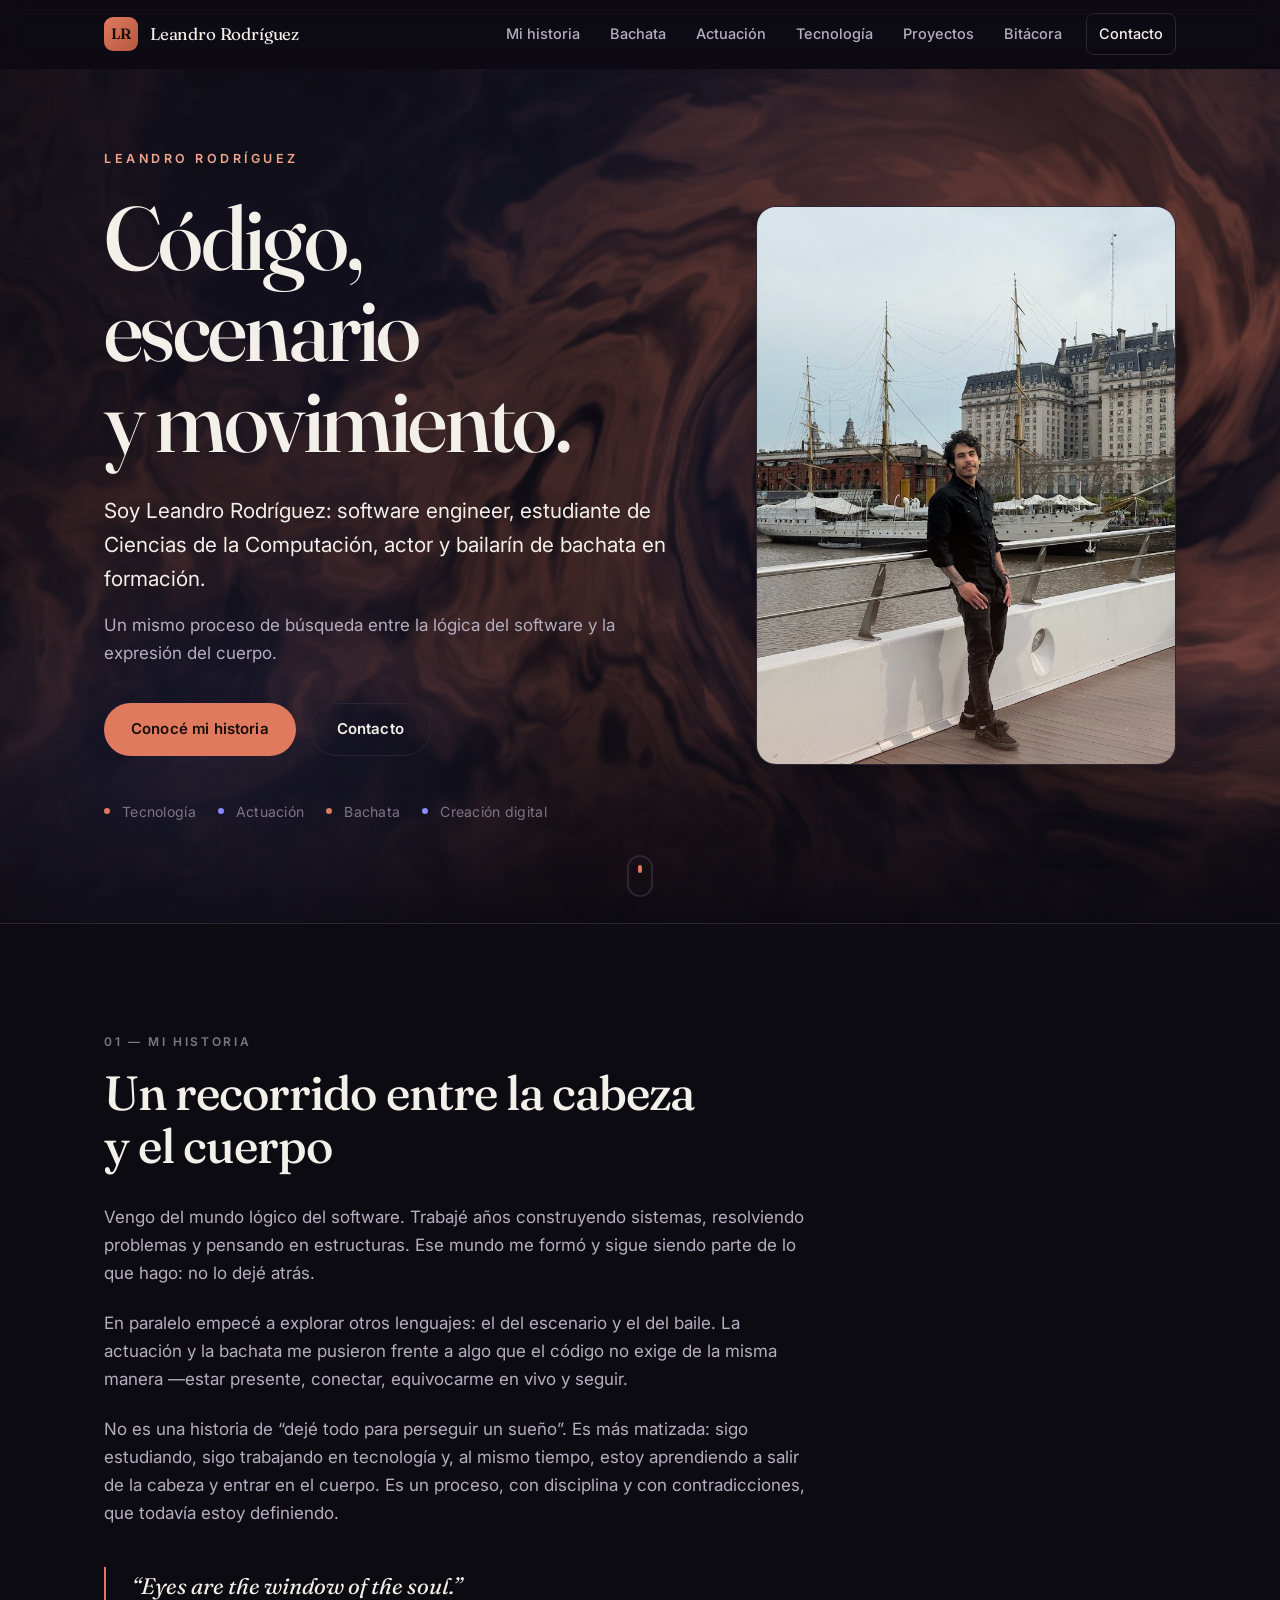
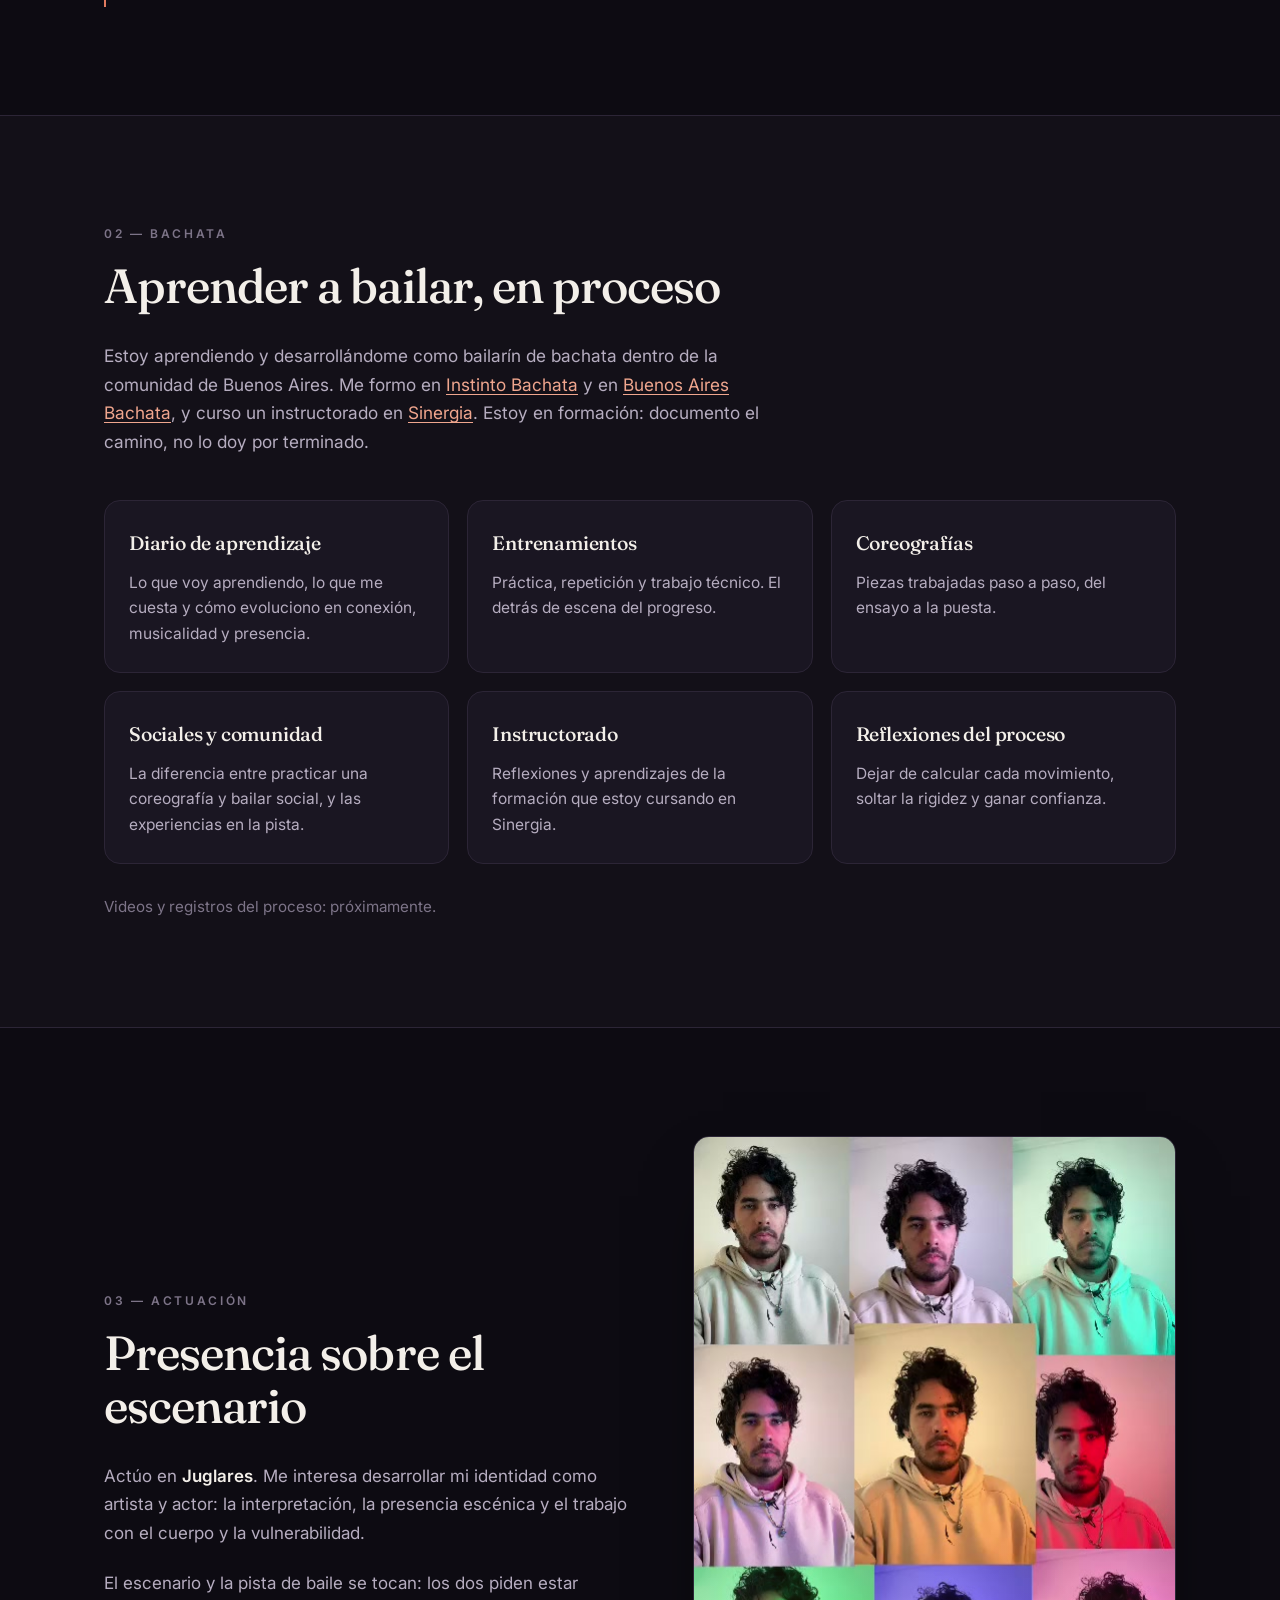
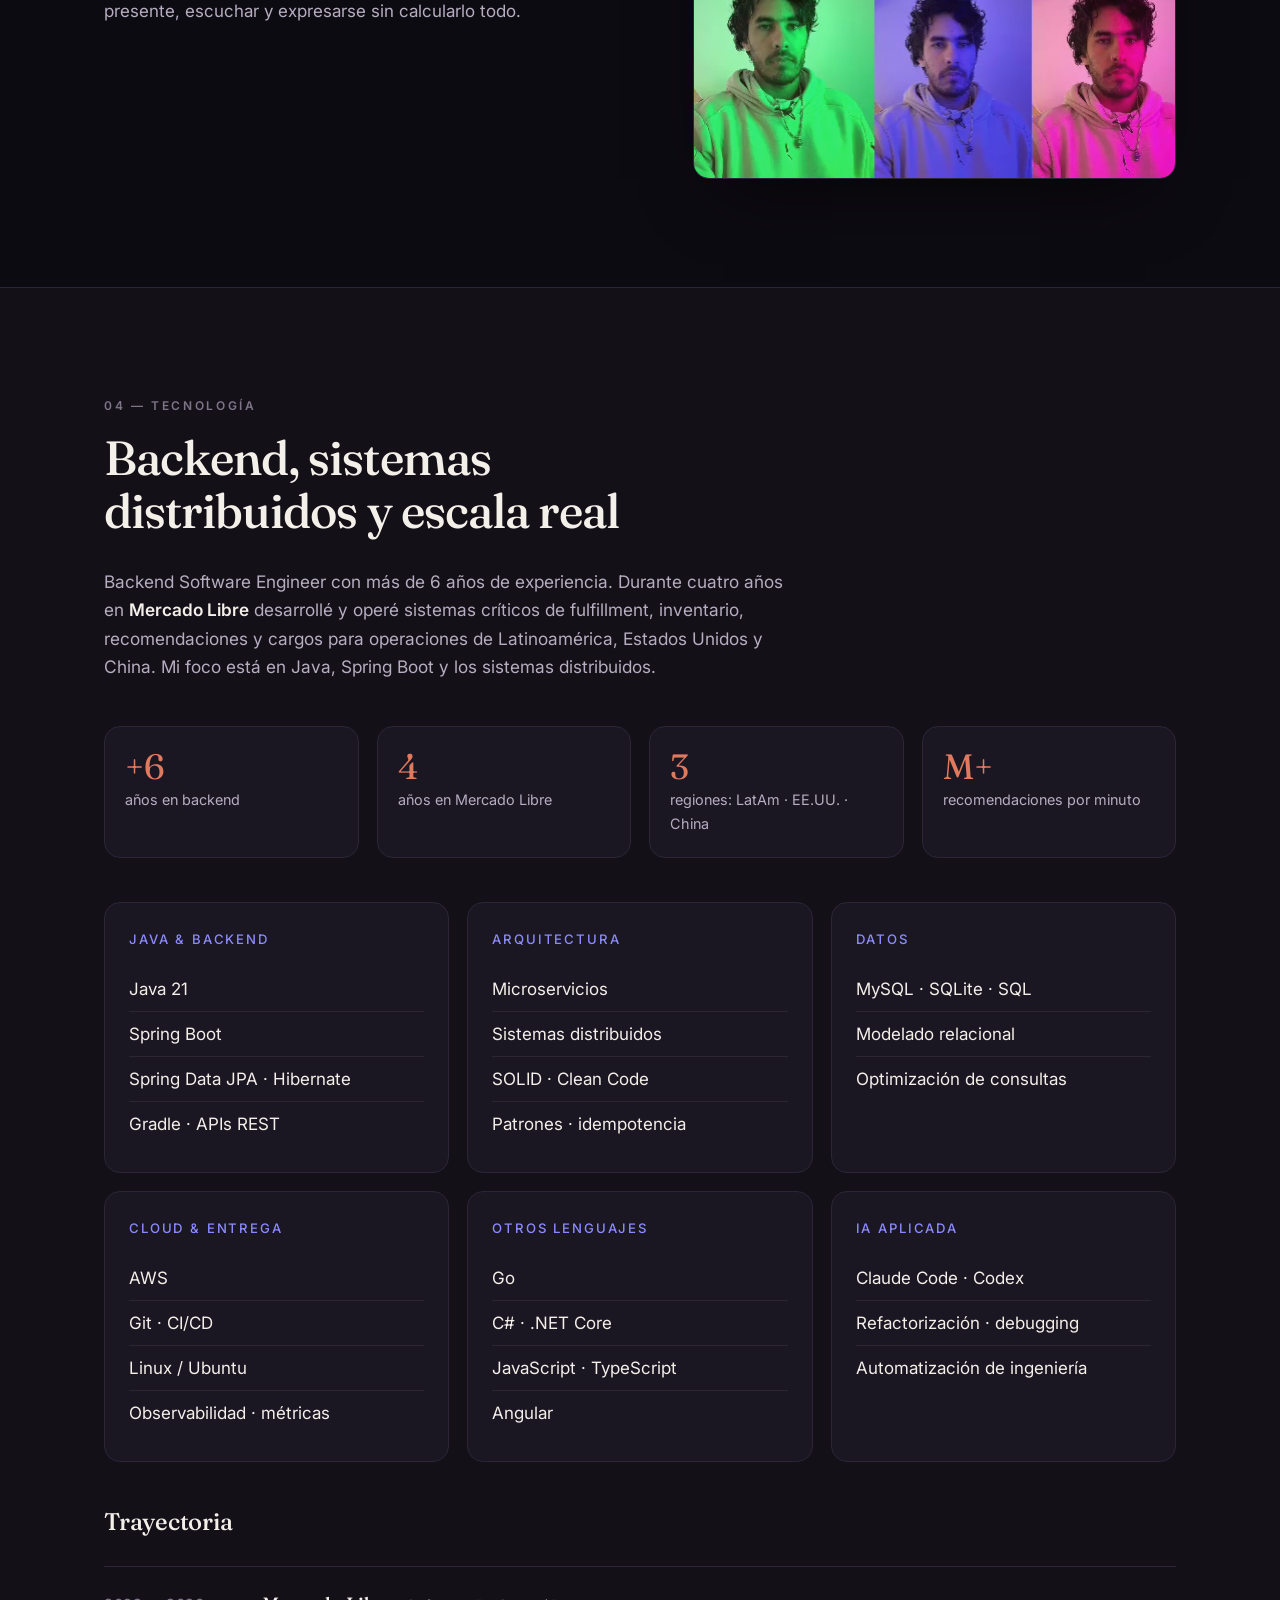
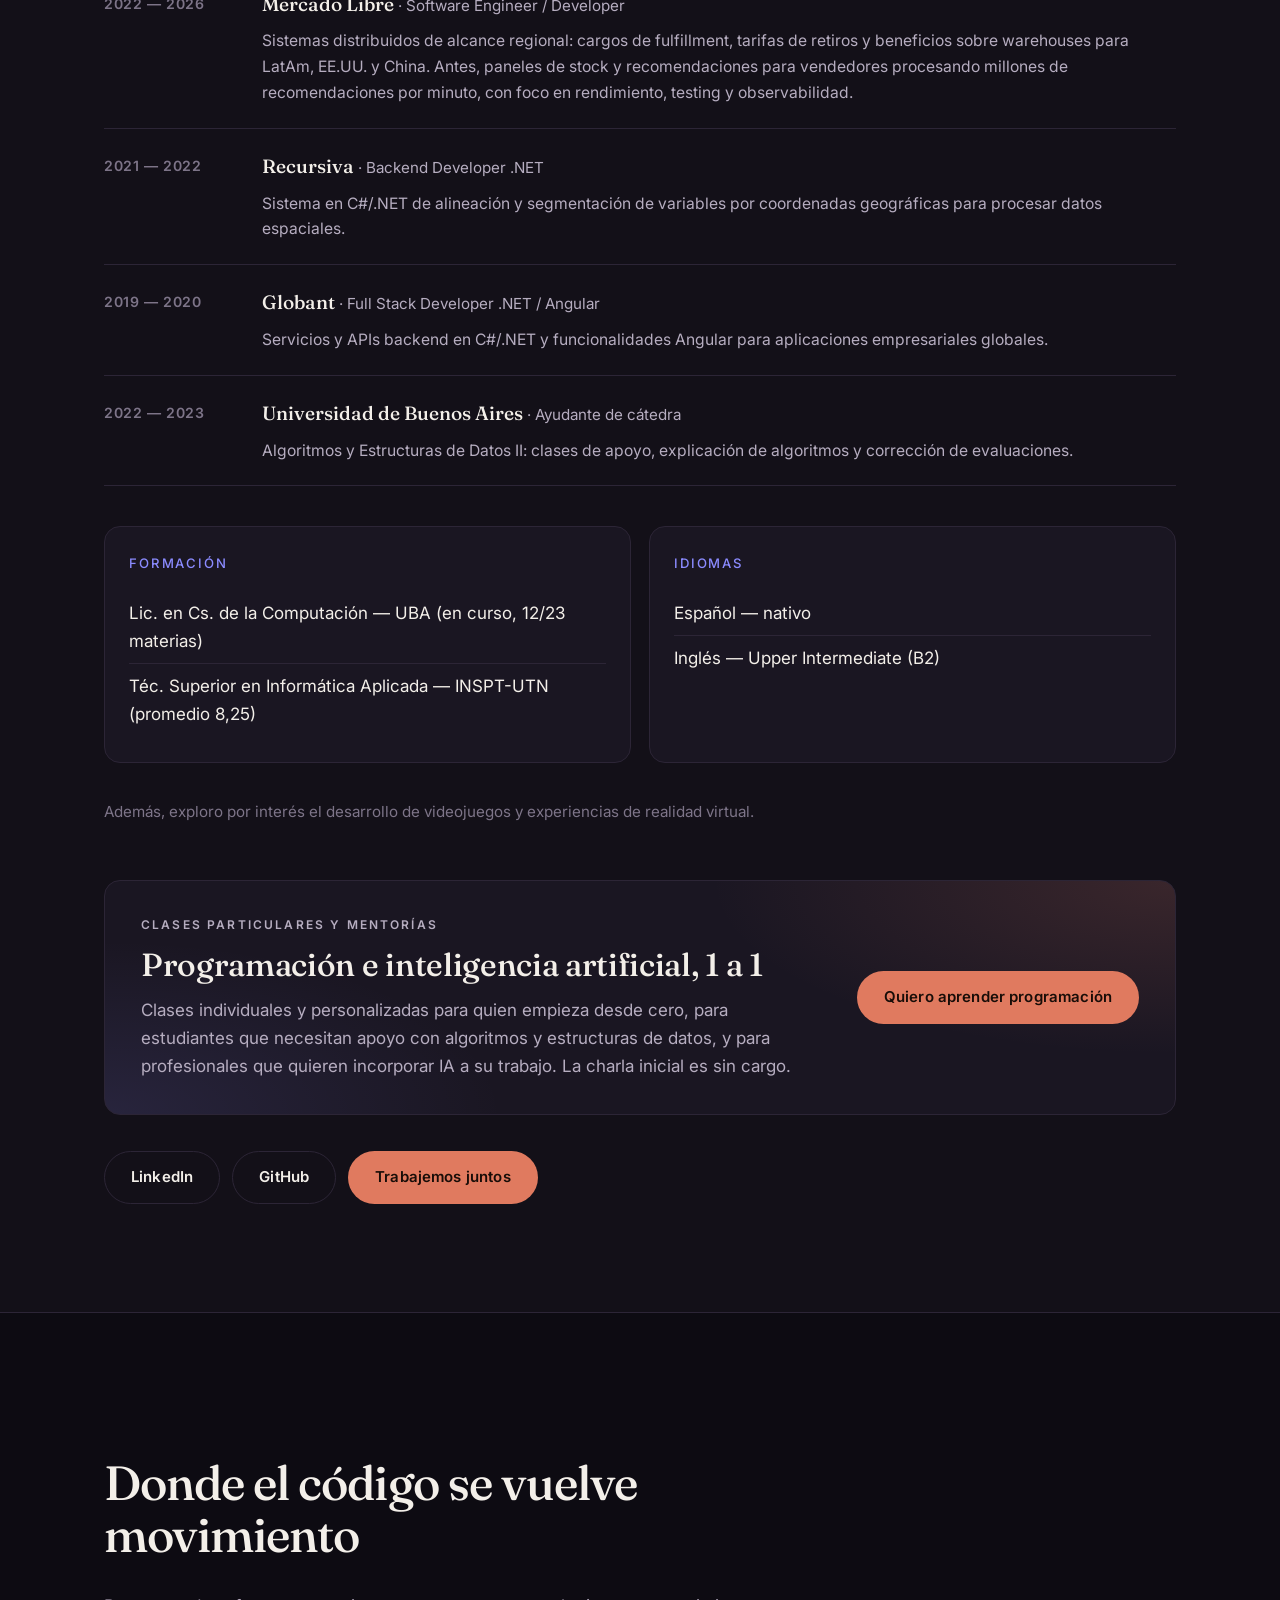
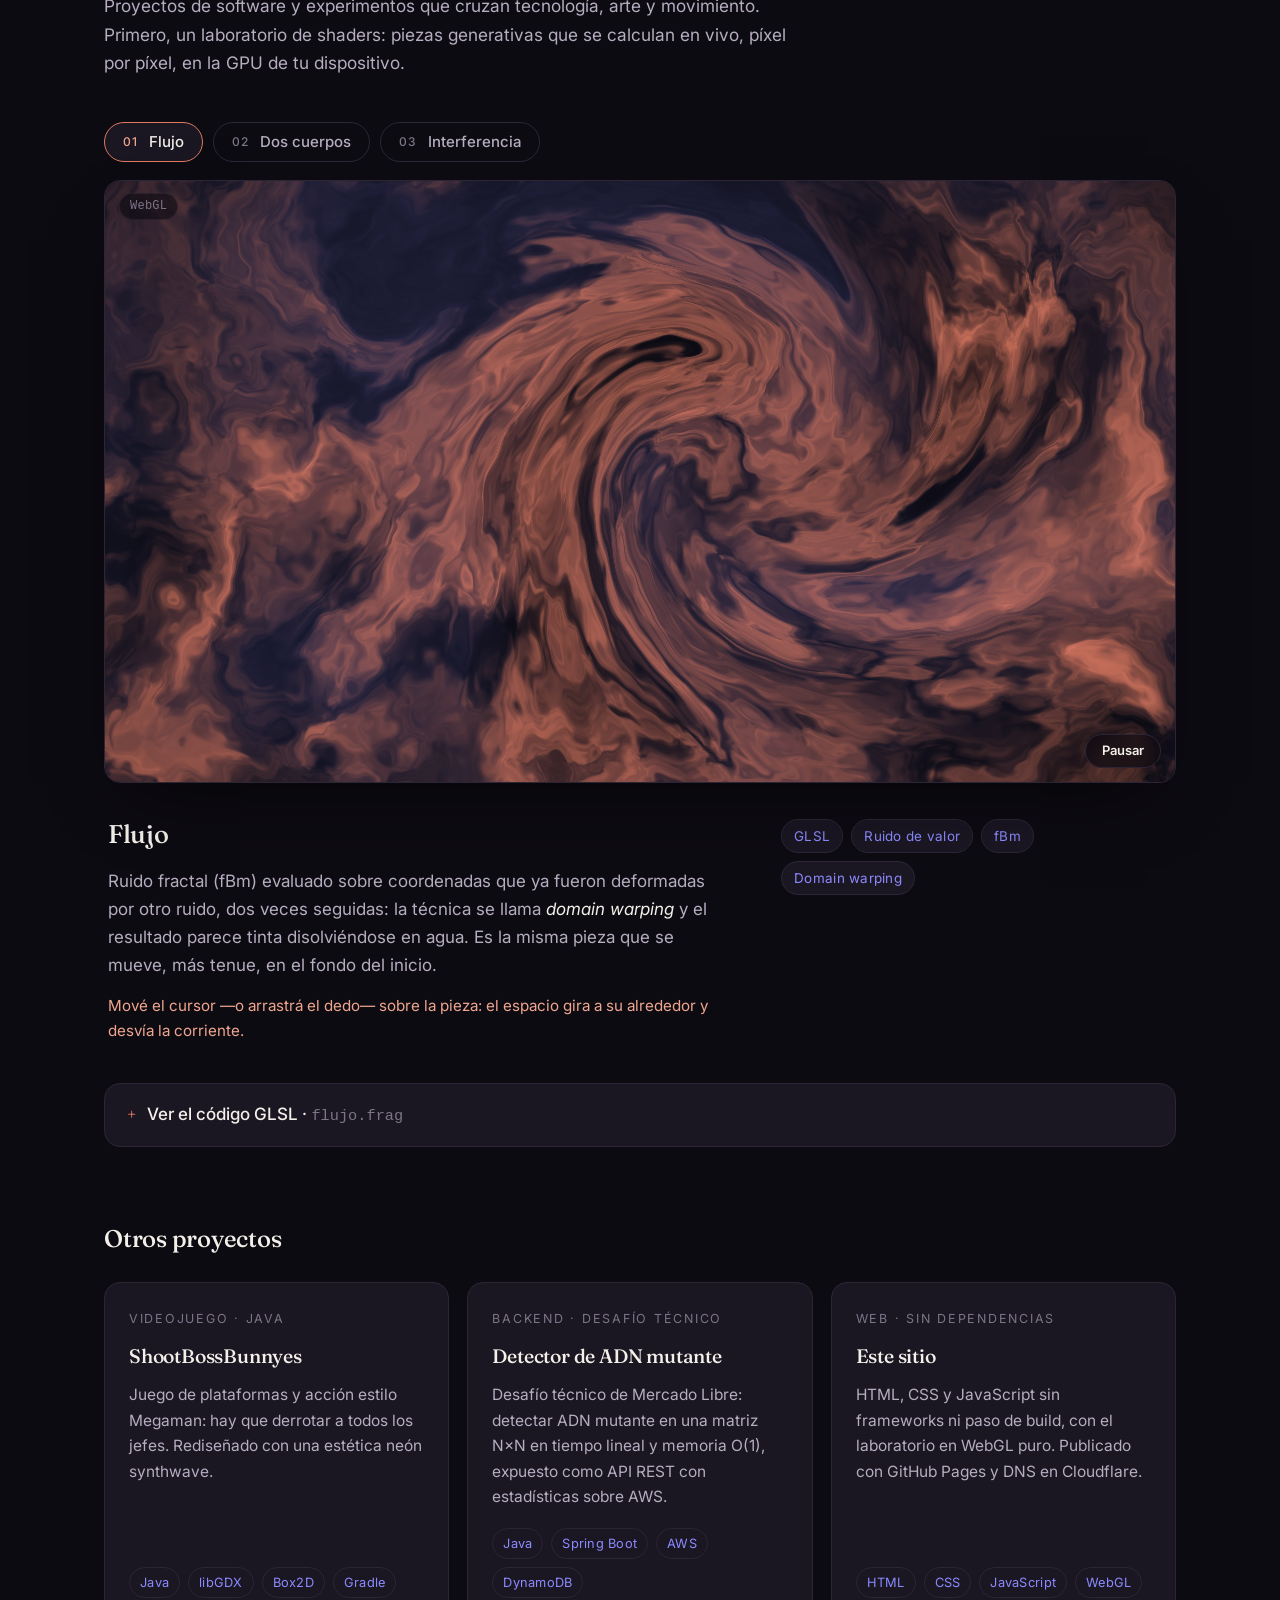
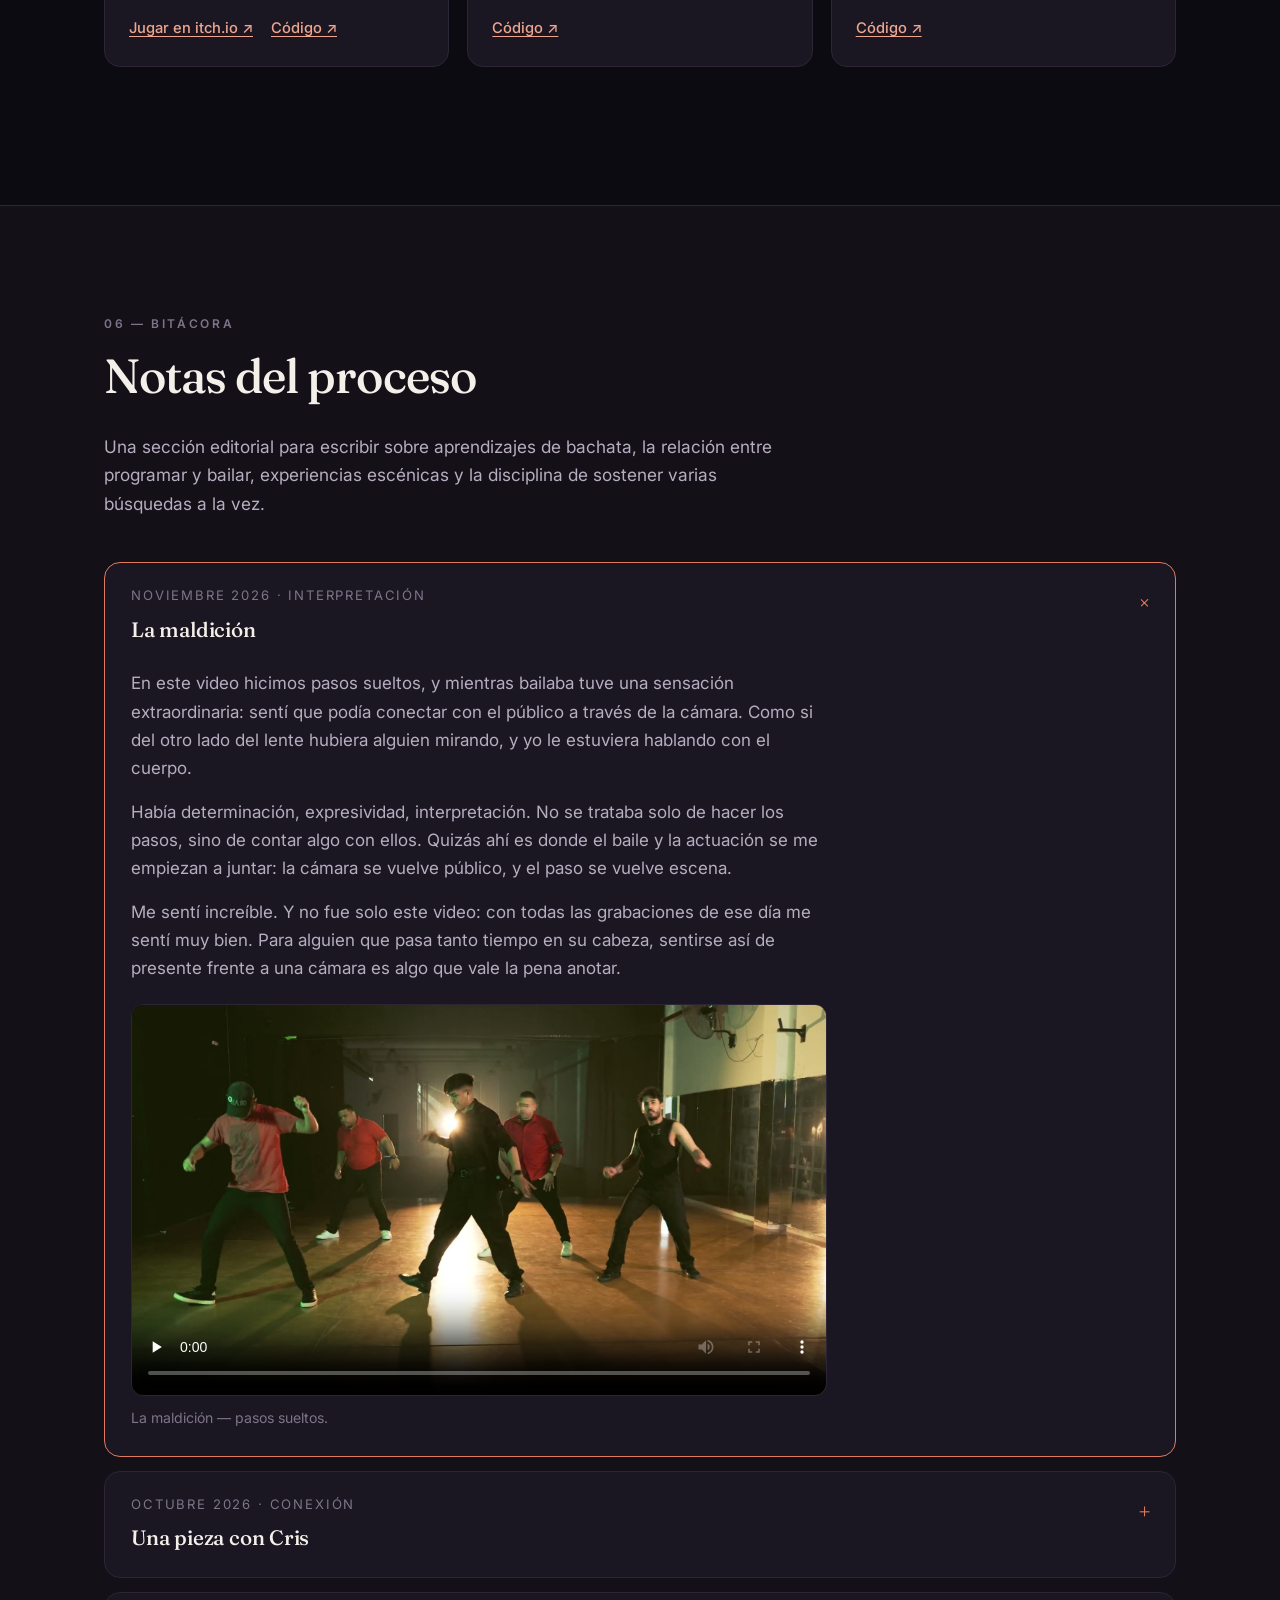
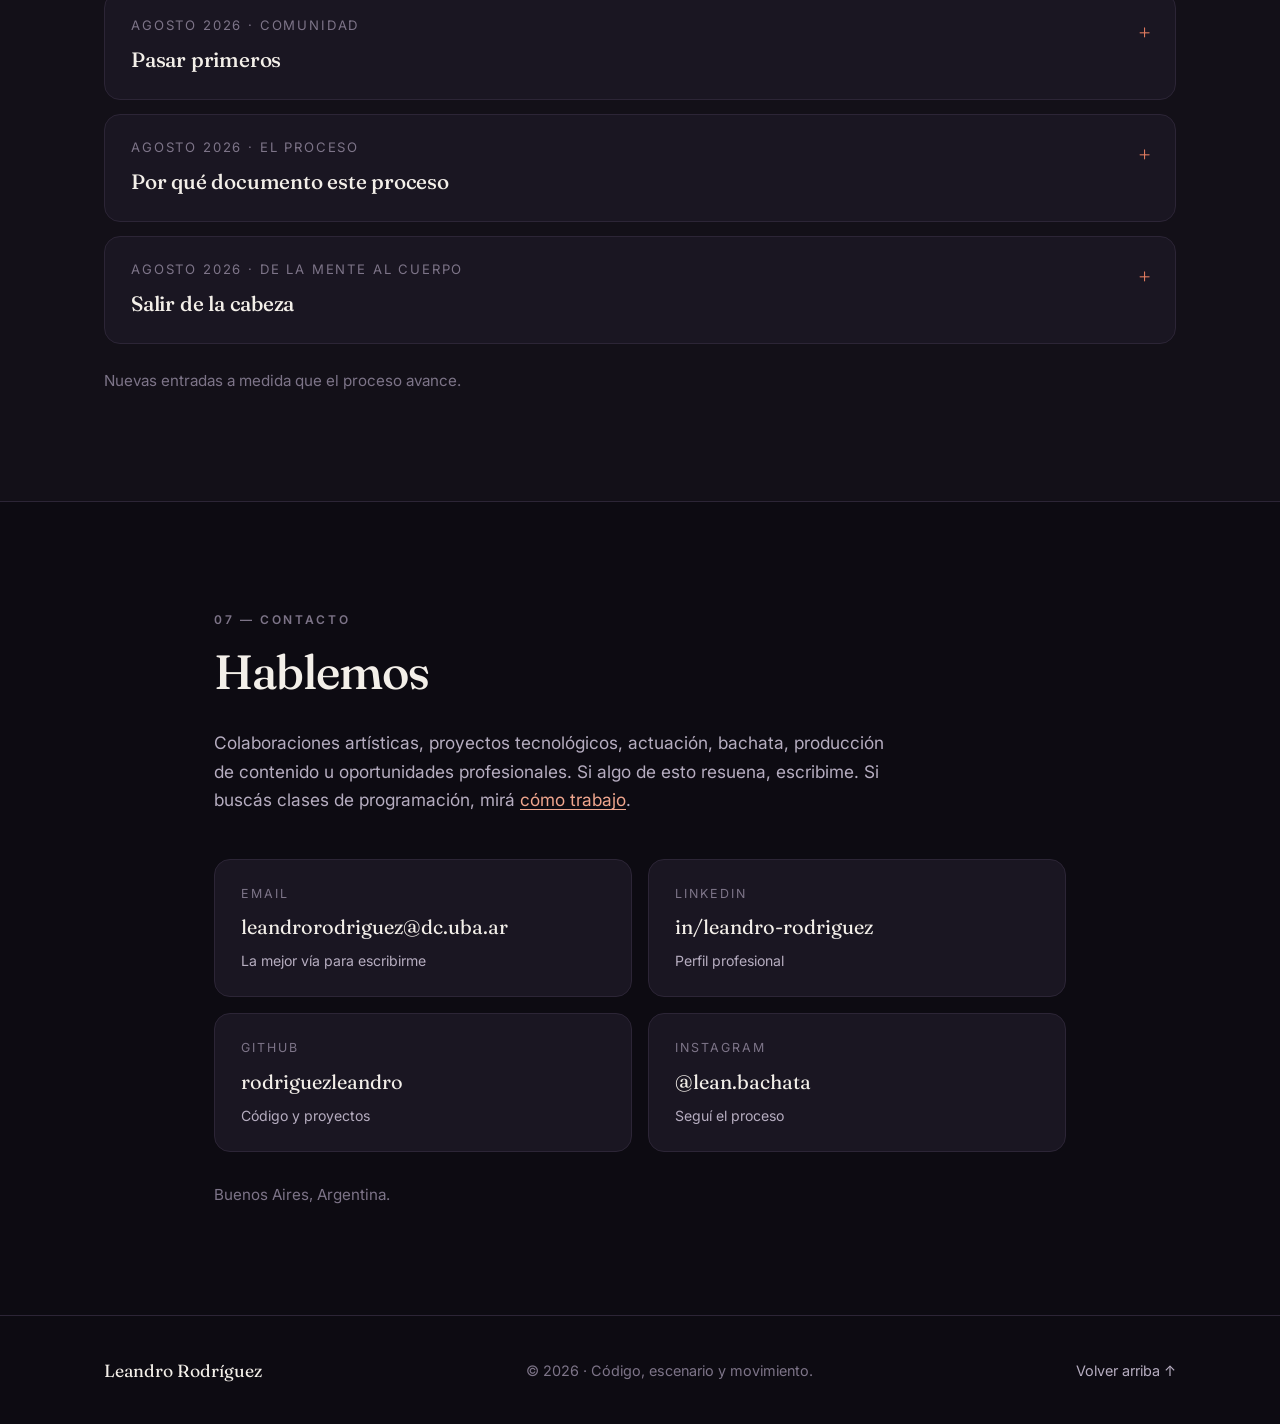
<file: index.html>
<!DOCTYPE html>
<html lang="es-AR">
<head>
  <meta charset="UTF-8" />
  <meta name="viewport" content="width=device-width, initial-scale=1.0" />
  <script>document.documentElement.className += " js";</script>
  <meta name="theme-color" content="#0d0b12" />

  <title>Leandro Rodríguez — Código, escenario y movimiento</title>
  <meta name="description" content="Leandro Rodríguez: software engineer, estudiante de Ciencias de la Computación (UBA), actor en Juglares y bailarín de bachata en formación. Tecnología, actuación y bachata como partes de un mismo proceso." />
  <meta name="author" content="Leandro Rodríguez" />
  <link rel="canonical" href="https://leandrorodriguez.com.ar/" />

  <!-- Open Graph -->
  <meta property="og:type" content="website" />
  <meta property="og:locale" content="es_AR" />
  <meta property="og:site_name" content="Leandro Rodríguez" />
  <meta property="og:title" content="Leandro Rodríguez — Código, escenario y movimiento" />
  <meta property="og:description" content="Software engineer, estudiante de Ciencias de la Computación (UBA), actor y bailarín de bachata en formación." />
  <meta property="og:url" content="https://leandrorodriguez.com.ar/" />
  <!-- Nota: para redes es ideal una portada 1200x630 (og-cover.jpg). Por ahora usamos el retrato. -->
  <meta property="og:image" content="https://leandrorodriguez.com.ar/assets/img/leandro-portrait.jpg" />
  <meta property="og:image:alt" content="Retrato de Leandro Rodríguez en Puerto Madero, Buenos Aires." />
  <meta name="twitter:image" content="https://leandrorodriguez.com.ar/assets/img/leandro-portrait.jpg" />

  <!-- Twitter -->
  <meta name="twitter:card" content="summary_large_image" />
  <meta name="twitter:title" content="Leandro Rodríguez — Código, escenario y movimiento" />
  <meta name="twitter:description" content="Software engineer, estudiante de Ciencias de la Computación (UBA), actor y bailarín de bachata en formación." />

  <!-- Favicon (SVG en línea, sin dependencias) -->
  <link rel="icon" href="data:image/svg+xml,%3Csvg xmlns='http://www.w3.org/2000/svg' viewBox='0 0 100 100'%3E%3Crect width='100' height='100' rx='22' fill='%230d0b12'/%3E%3Ctext x='50' y='68' font-family='Georgia,serif' font-size='54' fill='%23e07a5f' text-anchor='middle'%3ELR%3C/text%3E%3C/svg%3E" />

  <!-- Tipografía -->
  <link rel="preconnect" href="https://fonts.googleapis.com" />
  <link rel="preconnect" href="https://fonts.gstatic.com" crossorigin />
  <link href="https://fonts.googleapis.com/css2?family=Fraunces:opsz,wght@9..144,400;9..144,500;9..144,600&family=Inter:wght@400;500;600&display=swap" rel="stylesheet" />

  <!-- Subir ?v= en cada cambio de estilos para que los navegadores no usen la versión en caché -->
  <link rel="stylesheet" href="assets/css/styles.css?v=20261108" />

  <!-- Datos estructurados: Persona -->
  <script type="application/ld+json">
  {
    "@context": "https://schema.org",
    "@type": "Person",
    "name": "Leandro Rodríguez",
    "url": "https://leandrorodriguez.com.ar/",
    "image": "https://leandrorodriguez.com.ar/assets/img/leandro-portrait.jpg",
    "jobTitle": "Software Engineer",
    "description": "Software engineer, estudiante de Ciencias de la Computación (UBA), actor y bailarín de bachata en formación.",
    "alumniOf": {
      "@type": "CollegeOrUniversity",
      "name": "Universidad de Buenos Aires"
    },
    "knowsAbout": ["Backend", "Java", "Spring Boot", "Sistemas distribuidos", ".NET", "Ciencias de la Computación", "Bachata", "Actuación", "Desarrollo de videojuegos", "Realidad virtual", "WebGL", "GLSL"],
    "sameAs": [
      "https://www.instagram.com/lean.bachata/",
      "https://www.linkedin.com/in/leandro-rodriguez",
      "https://github.com/rodriguezleandro"
    ]
  }
  </script>
</head>

<body>
  <a class="skip-link" href="#contenido">Saltar al contenido</a>

  <!-- ================= HEADER ================= -->
  <header class="site-header" id="top">
    <div class="wrap header-inner">
      <a class="brand" href="#top" aria-label="Leandro Rodríguez — inicio">
        <span class="brand-mark">LR</span>
        <span class="brand-name">Leandro Rodríguez</span>
      </a>

      <nav class="nav" aria-label="Navegación principal">
        <button class="nav-toggle" aria-expanded="false" aria-controls="nav-menu" aria-label="Abrir menú">
          <span></span><span></span><span></span>
        </button>
        <ul class="nav-menu" id="nav-menu">
          <li><a href="#historia">Mi historia</a></li>
          <li><a href="#bachata">Bachata</a></li>
          <li><a href="#actuacion">Actuación</a></li>
          <li><a href="#tecnologia">Tecnología</a></li>
          <li><a href="#proyectos">Proyectos</a></li>
          <li><a href="#bitacora">Bitácora</a></li>
          <li><a class="nav-cta" href="#contacto">Contacto</a></li>
        </ul>
      </nav>
    </div>
  </header>

  <main id="contenido">

    <!-- ================= HERO / INICIO ================= -->
    <section class="hero" id="inicio">
      <canvas class="hero-canvas" data-shader="assets/shaders/flujo.frag" aria-hidden="true"></canvas>
      <div class="hero-glow" aria-hidden="true"></div>
      <div class="wrap hero-grid">
        <div class="hero-inner">
          <p class="eyebrow reveal">Leandro Rodríguez</p>
          <h1 class="hero-title reveal">Código, escenario<br />y movimiento.</h1>
          <p class="hero-lead reveal">
            Soy Leandro Rodríguez: software engineer, estudiante de Ciencias de la
            Computación, actor y bailarín de bachata en formación.
          </p>
          <p class="hero-note reveal">
            Un mismo proceso de búsqueda entre la lógica del software y la expresión del cuerpo.
          </p>
          <div class="hero-actions reveal">
            <a class="btn btn-primary" href="#historia">Conocé mi historia</a>
            <a class="btn btn-ghost" href="#contacto">Contacto</a>
          </div>
          <ul class="hero-tags reveal" aria-label="Áreas">
            <li>Tecnología</li>
            <li>Actuación</li>
            <li>Bachata</li>
            <li>Creación digital</li>
          </ul>
        </div>

        <figure class="hero-portrait reveal">
          <img
            src="assets/img/leandro-portrait.jpg"
            alt="Retrato de Leandro Rodríguez en Puerto Madero, Buenos Aires, con la Fragata Sarmiento de fondo."
            width="709" height="945"
            fetchpriority="high" decoding="async"
          />
        </figure>
      </div>
      <a class="scroll-cue" href="#historia" aria-label="Bajar">
        <span></span>
      </a>
    </section>

    <!-- ================= MI HISTORIA ================= -->
    <section class="section" id="historia">
      <div class="wrap">
        <p class="section-kicker reveal">01 — Mi historia</p>
        <h2 class="section-title reveal">Un recorrido entre la cabeza y el cuerpo</h2>
        <div class="prose reveal">
          <p>
            Vengo del mundo lógico del software. Trabajé años construyendo sistemas,
            resolviendo problemas y pensando en estructuras. Ese mundo me formó y sigue
            siendo parte de lo que hago: no lo dejé atrás.
          </p>
          <p>
            En paralelo empecé a explorar otros lenguajes: el del escenario y el del baile.
            La actuación y la bachata me pusieron frente a algo que el código no exige de la
            misma manera —estar presente, conectar, equivocarme en vivo y seguir.
          </p>
          <p>
            No es una historia de “dejé todo para perseguir un sueño”. Es más matizada:
            sigo estudiando, sigo trabajando en tecnología y, al mismo tiempo, estoy
            aprendiendo a salir de la cabeza y entrar en el cuerpo. Es un proceso, con
            disciplina y con contradicciones, que todavía estoy definiendo.
          </p>
          <blockquote>“Eyes are the window of the soul.”</blockquote>
        </div>
      </div>
    </section>

    <!-- ================= BACHATA ================= -->
    <section class="section section-alt" id="bachata">
      <div class="wrap">
        <p class="section-kicker reveal">02 — Bachata</p>
        <h2 class="section-title reveal">Aprender a bailar, en proceso</h2>
        <p class="section-intro reveal">
          Estoy aprendiendo y desarrollándome como bailarín de bachata dentro de la comunidad
          de Buenos Aires. Me formo en <a href="https://instintobachata.com" target="_blank" rel="noopener">Instinto Bachata</a>
          y en <a href="https://www.instagram.com/buenosairesbachata/" target="_blank" rel="noopener">Buenos Aires Bachata</a>, y curso un instructorado en <a href="https://www.instagram.com/sinergiastudio.ok/" target="_blank" rel="noopener">Sinergia</a>.
          Estoy en formación: documento el camino, no lo doy por terminado.
        </p>

        <div class="card-grid reveal">
          <article class="card">
            <h3>Diario de aprendizaje</h3>
            <p>Lo que voy aprendiendo, lo que me cuesta y cómo evoluciono en conexión, musicalidad y presencia.</p>
          </article>
          <article class="card">
            <h3>Entrenamientos</h3>
            <p>Práctica, repetición y trabajo técnico. El detrás de escena del progreso.</p>
          </article>
          <article class="card">
            <h3>Coreografías</h3>
            <p>Piezas trabajadas paso a paso, del ensayo a la puesta.</p>
          </article>
          <article class="card">
            <h3>Sociales y comunidad</h3>
            <p>La diferencia entre practicar una coreografía y bailar social, y las experiencias en la pista.</p>
          </article>
          <article class="card">
            <h3>Instructorado</h3>
            <p>Reflexiones y aprendizajes de la formación que estoy cursando en Sinergia.</p>
          </article>
          <article class="card">
            <h3>Reflexiones del proceso</h3>
            <p>Dejar de calcular cada movimiento, soltar la rigidez y ganar confianza.</p>
          </article>
        </div>

        <!-- [FALTA INFORMACIÓN]: videos autorizados, fecha de inicio en bachata, academias/profesores, nombre y estado exacto del instructorado -->
        <p class="soft-note reveal">Videos y registros del proceso: próximamente.</p>
      </div>
    </section>

    <!-- ================= ACTUACIÓN ================= -->
    <section class="section" id="actuacion">
      <div class="wrap two-col">
        <div class="reveal">
          <p class="section-kicker">03 — Actuación</p>
          <h2 class="section-title">Presencia sobre el escenario</h2>
          <div class="prose">
            <p>
              Actúo en <strong>Juglares</strong>. Me interesa desarrollar mi identidad como
              artista y actor: la interpretación, la presencia escénica y el trabajo con el
              cuerpo y la vulnerabilidad.
            </p>
            <p>
              El escenario y la pista de baile se tocan: los dos piden estar presente,
              escuchar y expresarse sin calcularlo todo.
            </p>
          </div>
        </div>
        <div class="reveal">
          <!-- [VERIFICAR]: detalles de Juglares, obras, personajes, fechas y funciones. No inventar producciones ni papeles. -->
          <figure class="media-frame">
            <img
              src="assets/img/codigo-escenario-movimiento.jpg"
              alt="Código, escenario y movimiento — collage de retratos de Leandro Rodríguez con distintos filtros de color."
              width="480" height="640"
              loading="lazy" decoding="async"
            />
          </figure>
        </div>
      </div>
    </section>

    <!-- ================= TECNOLOGÍA ================= -->
    <section class="section section-alt" id="tecnologia">
      <div class="wrap">
        <p class="section-kicker reveal">04 — Tecnología</p>
        <h2 class="section-title reveal">Backend, sistemas distribuidos y escala real</h2>
        <p class="section-intro reveal">
          Backend Software Engineer con más de 6 años de experiencia. Durante cuatro años en
          <strong>Mercado Libre</strong> desarrollé y operé sistemas críticos de fulfillment,
          inventario, recomendaciones y cargos para operaciones de Latinoamérica, Estados Unidos
          y China. Mi foco está en Java, Spring Boot y los sistemas distribuidos.
        </p>

        <ul class="stats reveal" aria-label="Datos destacados">
          <li><span class="stat-num">+6</span><span class="stat-label">años en backend</span></li>
          <li><span class="stat-num">4</span><span class="stat-label">años en Mercado Libre</span></li>
          <li><span class="stat-num">3</span><span class="stat-label">regiones: LatAm · EE.UU. · China</span></li>
          <li><span class="stat-num">M+</span><span class="stat-label">recomendaciones por minuto</span></li>
        </ul>

        <div class="feature-grid reveal">
          <div class="feature">
            <h3>Java &amp; Backend</h3>
            <ul>
              <li>Java 21</li>
              <li>Spring Boot</li>
              <li>Spring Data JPA · Hibernate</li>
              <li>Gradle · APIs REST</li>
            </ul>
          </div>
          <div class="feature">
            <h3>Arquitectura</h3>
            <ul>
              <li>Microservicios</li>
              <li>Sistemas distribuidos</li>
              <li>SOLID · Clean Code</li>
              <li>Patrones · idempotencia</li>
            </ul>
          </div>
          <div class="feature">
            <h3>Datos</h3>
            <ul>
              <li>MySQL · SQLite · SQL</li>
              <li>Modelado relacional</li>
              <li>Optimización de consultas</li>
            </ul>
          </div>
          <div class="feature">
            <h3>Cloud &amp; entrega</h3>
            <ul>
              <li>AWS</li>
              <li>Git · CI/CD</li>
              <li>Linux / Ubuntu</li>
              <li>Observabilidad · métricas</li>
            </ul>
          </div>
          <div class="feature">
            <h3>Otros lenguajes</h3>
            <ul>
              <li>Go</li>
              <li>C# · .NET Core</li>
              <li>JavaScript · TypeScript</li>
              <li>Angular</li>
            </ul>
          </div>
          <div class="feature">
            <h3>IA aplicada</h3>
            <ul>
              <li>Claude Code · Codex</li>
              <li>Refactorización · debugging</li>
              <li>Automatización de ingeniería</li>
            </ul>
          </div>
        </div>

        <h3 class="sub-title reveal">Trayectoria</h3>
        <ol class="timeline reveal">
          <li class="tl-item">
            <span class="tl-period">2022 — 2026</span>
            <div class="tl-body">
              <h4>Mercado Libre <span class="tl-role">· Software Engineer / Developer</span></h4>
              <p>
                Sistemas distribuidos de alcance regional: cargos de fulfillment, tarifas de
                retiros y beneficios sobre warehouses para LatAm, EE.UU. y China. Antes, paneles
                de stock y recomendaciones para vendedores procesando millones de recomendaciones
                por minuto, con foco en rendimiento, testing y observabilidad.
              </p>
            </div>
          </li>
          <li class="tl-item">
            <span class="tl-period">2021 — 2022</span>
            <div class="tl-body">
              <h4>Recursiva <span class="tl-role">· Backend Developer .NET</span></h4>
              <p>Sistema en C#/.NET de alineación y segmentación de variables por coordenadas geográficas para procesar datos espaciales.</p>
            </div>
          </li>
          <li class="tl-item">
            <span class="tl-period">2019 — 2020</span>
            <div class="tl-body">
              <h4>Globant <span class="tl-role">· Full Stack Developer .NET / Angular</span></h4>
              <p>Servicios y APIs backend en C#/.NET y funcionalidades Angular para aplicaciones empresariales globales.</p>
            </div>
          </li>
          <li class="tl-item">
            <span class="tl-period">2022 — 2023</span>
            <div class="tl-body">
              <h4>Universidad de Buenos Aires <span class="tl-role">· Ayudante de cátedra</span></h4>
              <p>Algoritmos y Estructuras de Datos II: clases de apoyo, explicación de algoritmos y corrección de evaluaciones.</p>
            </div>
          </li>
        </ol>

        <div class="edu-grid reveal">
          <div class="feature">
            <h3>Formación</h3>
            <ul>
              <li>Lic. en Cs. de la Computación — UBA (en curso, 12/23 materias)</li>
              <li>Téc. Superior en Informática Aplicada — INSPT-UTN (promedio 8,25)</li>
            </ul>
          </div>
          <div class="feature">
            <h3>Idiomas</h3>
            <ul>
              <li>Español — nativo</li>
              <li>Inglés — Upper Intermediate (B2)</li>
            </ul>
          </div>
        </div>

        <p class="soft-note reveal">
          Además, exploro por interés el desarrollo de videojuegos y experiencias de realidad virtual.
        </p>

        <aside class="teach-callout reveal" aria-labelledby="clases-titulo">
          <div>
            <p class="teach-kicker">Clases particulares y mentorías</p>
            <h3 class="teach-title" id="clases-titulo">Programación e inteligencia artificial, 1&nbsp;a&nbsp;1</h3>
            <p>
              Clases individuales y personalizadas para quien empieza desde cero, para estudiantes
              que necesitan apoyo con algoritmos y estructuras de datos, y para profesionales que
              quieren incorporar IA a su trabajo. La charla inicial es sin cargo.
            </p>
          </div>
          <div class="teach-actions">
            <a class="btn btn-primary" href="clases/">Quiero aprender programación</a>
          </div>
        </aside>

        <div class="cta-row reveal">
          <a class="btn btn-ghost" href="https://www.linkedin.com/in/leandro-rodriguez" target="_blank" rel="noopener">LinkedIn</a>
          <a class="btn btn-ghost" href="https://github.com/rodriguezleandro" target="_blank" rel="noopener">GitHub</a>
          <a class="btn btn-primary" href="#contacto">Trabajemos juntos</a>
        </div>
      </div>
    </section>

    <!-- ================= PROYECTOS ================= -->
    <section class="section" id="proyectos">
      <div class="wrap">
        <p class="section-kicker reveal">05 — Proyectos</p>
        <h2 class="section-title reveal">Donde el código se vuelve movimiento</h2>
        <p class="section-intro reveal">
          Proyectos de software y experimentos que cruzan tecnología, arte y movimiento.
          Primero, un laboratorio de shaders: piezas generativas que se calculan en vivo,
          píxel por píxel, en la GPU de tu dispositivo.
        </p>

        <!-- Laboratorio de shaders: el motor está en assets/js/shaders.js y cada pieza en assets/shaders/*.frag -->
        <div class="lab reveal" id="laboratorio">
          <div class="lab-tabs" role="tablist" aria-label="Piezas del laboratorio">
            <button class="lab-tab" type="button" role="tab" id="tab-flujo" aria-selected="true" aria-controls="lab-panel-flujo"
              data-shader="assets/shaders/flujo.frag" data-mouse="0.62,0.55"
              data-label="Flujo: ruido fractal en movimiento, con tonos cálidos y fríos que se mezclan como tinta en agua.">
              <span class="lab-tab-num">01</span> Flujo
            </button>
            <button class="lab-tab" type="button" role="tab" id="tab-dos-cuerpos" aria-selected="false" aria-controls="lab-panel-dos-cuerpos" tabindex="-1"
              data-shader="assets/shaders/dos-cuerpos.frag" data-mouse="0.5,0.5"
              data-label="Dos cuerpos: dos figuras 3D abrazadas bailan el paso básico de bachata bajo un reflector.">
              <span class="lab-tab-num">02</span> Dos cuerpos
            </button>
            <button class="lab-tab" type="button" role="tab" id="tab-interferencia" aria-selected="false" aria-controls="lab-panel-interferencia" tabindex="-1"
              data-shader="assets/shaders/interferencia.frag" data-mouse="0.68,0.5"
              data-label="Interferencia: ondas circulares que se superponen sobre una superficie líquida.">
              <span class="lab-tab-num">03</span> Interferencia
            </button>
          </div>

          <div class="lab-stage">
            <canvas class="lab-canvas" role="img" aria-label="Flujo: ruido fractal en movimiento, con tonos cálidos y fríos que se mezclan como tinta en agua."></canvas>
            <p class="lab-fallback">Tu navegador no tiene WebGL disponible, así que no puedo mostrar las piezas en vivo. El código sigue abajo.</p>
            <p class="lab-error" role="status" hidden></p>
            <span class="lab-hud" data-hud aria-hidden="true">WebGL</span>
            <button class="lab-play" type="button" aria-pressed="false">Pausar</button>
          </div>

          <div class="lab-panel" role="tabpanel" id="lab-panel-flujo" aria-labelledby="tab-flujo">
            <div class="lab-info">
              <h3>Flujo</h3>
              <p>
                Ruido fractal (fBm) evaluado sobre coordenadas que ya fueron deformadas por otro
                ruido, dos veces seguidas: la técnica se llama <em>domain warping</em> y el
                resultado parece tinta disolviéndose en agua. Es la misma pieza que se mueve,
                más tenue, en el fondo del inicio.
              </p>
              <p class="lab-hint">Mové el cursor —o arrastrá el dedo— sobre la pieza: el espacio gira a su alrededor y desvía la corriente.</p>
            </div>
            <ul class="lab-tech" aria-label="Técnicas">
              <li>GLSL</li><li>Ruido de valor</li><li>fBm</li><li>Domain warping</li>
            </ul>
          </div>

          <div class="lab-panel" role="tabpanel" id="lab-panel-dos-cuerpos" aria-labelledby="tab-dos-cuerpos" hidden>
            <div class="lab-info">
              <h3>Dos cuerpos</h3>
              <p>
                Una escena 3D sin mallas ni polígonos: cada figura es una función de distancia
                (SDF) armada con cápsulas y esferas, y la imagen sale de lanzar un rayo por
                píxel con <em>ray marching</em>. Las dos figuras bailan en posición cerrada el
                paso básico de bachata a 130 BPM —tres pasos y un tap, hacia un lado y hacia
                el otro—, bajo un reflector con sombras suaves y un haz de luz volumétrico.
              </p>
              <p class="lab-hint">Mové el cursor —o arrastrá en horizontal— para girar la cámara alrededor de la pareja.</p>
            </div>
            <ul class="lab-tech" aria-label="Técnicas">
              <li>Ray marching</li><li>SDF</li><li>Unión suave</li><li>Sombras suaves</li><li>Oclusión ambiental</li>
            </ul>
          </div>

          <div class="lab-panel" role="tabpanel" id="lab-panel-interferencia" aria-labelledby="tab-interferencia" hidden>
            <div class="lab-info">
              <h3>Interferencia</h3>
              <p>
                Ondas circulares que se suman: donde dos crestas coinciden la superficie se
                eleva, y donde una cresta encuentra un valle se cancelan. La luz se calcula con
                la normal de la superficie, que sale de la derivada analítica de cada onda.
              </p>
              <p class="lab-hint">Una de las fuentes sigue a tu cursor. Hacé click —o tocá— para soltar gotas y ver cómo se cruzan los frentes.</p>
            </div>
            <ul class="lab-tech" aria-label="Técnicas">
              <li>Superposición</li><li>Derivadas analíticas</li><li>Iluminación especular</li><li>Uniform arrays</li>
            </ul>
          </div>

          <details class="lab-code">
            <summary>Ver el código GLSL · <span data-code-name>flujo.frag</span></summary>
            <pre><code data-code>Cargando…</code></pre>
            <a class="lab-code-link" data-code-link data-base="https://github.com/RodriguezLeandro/leandrorodriguez.com.ar/blob/main/"
              href="https://github.com/RodriguezLeandro/leandrorodriguez.com.ar/blob/main/assets/shaders/flujo.frag"
              target="_blank" rel="noopener">Ver el archivo en GitHub ↗</a>
          </details>
        </div>

        <h3 class="sub-title reveal">Otros proyectos</h3>
        <!-- Para sumar más (VR, contenido, actuación): copiar una tarjeta. Solo proyectos reales, con su enlace. -->
        <div class="card-grid project-grid reveal">
          <article class="card project-card">
            <p class="project-meta">Videojuego · Java</p>
            <h3>ShootBossBunnyes</h3>
            <p>Juego de plataformas y acción estilo Megaman: hay que derrotar a todos los jefes. Rediseñado con una estética neón synthwave.</p>
            <ul class="project-stack" aria-label="Tecnologías">
              <li>Java</li><li>libGDX</li><li>Box2D</li><li>Gradle</li>
            </ul>
            <div class="project-links">
              <a href="https://leandrorodriguez.itch.io/shootbossbunnyes" target="_blank" rel="noopener">Jugar en itch.io ↗</a>
              <a href="https://github.com/RodriguezLeandro/ShootBossBunnyes" target="_blank" rel="noopener">Código ↗</a>
            </div>
          </article>
          <article class="card project-card">
            <p class="project-meta">Backend · Desafío técnico</p>
            <h3>Detector de ADN mutante</h3>
            <p>Desafío técnico de Mercado Libre: detectar ADN mutante en una matriz N×N en tiempo lineal y memoria O(1), expuesto como API REST con estadísticas sobre AWS.</p>
            <ul class="project-stack" aria-label="Tecnologías">
              <li>Java</li><li>Spring Boot</li><li>AWS</li><li>DynamoDB</li>
            </ul>
            <div class="project-links">
              <a href="https://github.com/RodriguezLeandro/MercadolibreChallenge" target="_blank" rel="noopener">Código ↗</a>
            </div>
          </article>
          <article class="card project-card">
            <p class="project-meta">Web · Sin dependencias</p>
            <h3>Este sitio</h3>
            <p>HTML, CSS y JavaScript sin frameworks ni paso de build, con el laboratorio en WebGL puro. Publicado con GitHub Pages y DNS en Cloudflare.</p>
            <ul class="project-stack" aria-label="Tecnologías">
              <li>HTML</li><li>CSS</li><li>JavaScript</li><li>WebGL</li>
            </ul>
            <div class="project-links">
              <a href="https://github.com/RodriguezLeandro/leandrorodriguez.com.ar" target="_blank" rel="noopener">Código ↗</a>
            </div>
          </article>
        </div>
      </div>
    </section>

    <!-- ================= BITÁCORA ================= -->
    <section class="section section-alt" id="bitacora">
      <div class="wrap">
        <p class="section-kicker reveal">06 — Bitácora</p>
        <h2 class="section-title reveal">Notas del proceso</h2>
        <p class="section-intro reveal">
          Una sección editorial para escribir sobre aprendizajes de bachata, la relación entre
          programar y bailar, experiencias escénicas y la disciplina de sostener varias
          búsquedas a la vez.
        </p>

        <div class="journal reveal">
          <details class="journal-entry" id="la-maldicion" open>
            <summary>
              <span class="journal-meta"><time datetime="2026-11">Noviembre 2026</time> · Interpretación</span>
              <h3 class="journal-title">La maldición</h3>
            </summary>
            <div class="journal-body">
              <p>
                En este video hicimos pasos sueltos, y mientras bailaba tuve una sensación
                extraordinaria: sentí que podía conectar con el público a través de la cámara.
                Como si del otro lado del lente hubiera alguien mirando, y yo le estuviera
                hablando con el cuerpo.
              </p>
              <p>
                Había determinación, expresividad, interpretación. No se trataba solo de hacer
                los pasos, sino de contar algo con ellos. Quizás ahí es donde el baile y la
                actuación se me empiezan a juntar: la cámara se vuelve público, y el paso se
                vuelve escena.
              </p>
              <p>
                Me sentí increíble. Y no fue solo este video: con todas las grabaciones de ese
                día me sentí muy bien. Para alguien que pasa tanto tiempo en su cabeza, sentirse
                así de presente frente a una cámara es algo que vale la pena anotar.
              </p>
              <figure class="journal-media">
                <video
                  src="assets/video/la-maldicion.mp4"
                  poster="assets/img/la-maldicion-poster.jpg"
                  width="1920" height="1080"
                  controls playsinline preload="none"
                  aria-label="Grabación de pasos sueltos: La maldición"
                ></video>
                <figcaption>La maldición — pasos sueltos.</figcaption>
              </figure>
            </div>
          </details>

          <details class="journal-entry" id="una-pieza-con-cris">
            <summary>
              <span class="journal-meta"><time datetime="2026-10">Octubre 2026</time> · Conexión</span>
              <h3 class="journal-title">Una pieza con Cris</h3>
            </summary>
            <div class="journal-body">
              <p>
                Quería dejar registrada esta: una pieza que bailé con Cris. Fue una experiencia
                increíble, y me gustó muchísimo poder compartirla con ella.
              </p>
              <p>
                Si algo me está enseñando la bachata es que la mitad del baile es la otra
                persona. Podés saberte cada paso, pero el baile aparece recién cuando hay escucha
                y conexión. Eso es justamente lo que vengo a aprender —y por eso valoro tanto
                días como este.
              </p>
              <p>El resto lo cuenta el video mejor que yo.</p>
              <figure class="journal-media journal-media--vertical">
                <video
                  src="assets/video/baile-con-cris.mp4"
                  poster="assets/img/baile-con-cris-poster.jpg"
                  width="720" height="1280"
                  controls playsinline preload="none"
                  aria-label="Leandro bailando bachata en pareja con Cris"
                ></video>
                <figcaption>Bailando con Cris.</figcaption>
              </figure>
            </div>
          </details>

          <details class="journal-entry" id="pasar-primeros">
            <summary>
              <span class="journal-meta"><time datetime="2026-08">Agosto 2026</time> · Comunidad</span>
              <h3 class="journal-title">Pasar primeros</h3>
            </summary>
            <div class="journal-body">
              <p>
                Tuvimos una grabación con el grupo de
                <a href="https://www.instagram.com/buenosairesbachata/" target="_blank" rel="noopener">Buenos Aires Bachata</a>
                y pudimos pasar primeros. Lejos de ponerme nervioso, lo agradecí: menos tiempo
                para sobrepensar, más tiempo para bailar. Para alguien que vive en su cabeza,
                pasar primero es casi una técnica de supervivencia.
              </p>
              <p>
                Al final de la coreografía, mi compañera
                <a href="https://www.instagram.com/chinisalas/" target="_blank" rel="noopener">Chini</a>
                cerró con un movimiento espectacular. Ensayás durante semanas, repetís hasta el
                hartazgo, y después hay un instante —uno solo— en el que todo eso se convierte
                en algo que vale la pena mirar. Ese instante fue suyo, y vivirlo desde adentro
                fue de lo mejor del día.
              </p>
              <p>
                No todos los días de este proceso son especiales. La mayoría son repetición,
                dudas y pasos que no salen. Por eso este día lo anoto: para acordarme de que
                esto también es parte.
              </p>
              <figure class="journal-media">
                <video
                  src="assets/video/grabacion-buenos-aires-bachata.mp4"
                  poster="assets/img/grabacion-bab-poster.jpg"
                  width="1920" height="1080"
                  controls playsinline preload="none"
                  aria-label="Grabación de la coreografía con el grupo de Buenos Aires Bachata"
                ></video>
                <figcaption>La grabación con el grupo de Buenos Aires Bachata.</figcaption>
              </figure>
            </div>
          </details>

          <details class="journal-entry" id="por-que-documento-este-proceso">
            <summary>
              <span class="journal-meta"><time datetime="2026-08">Agosto 2026</time> · El proceso</span>
              <h3 class="journal-title">Por qué documento este proceso</h3>
            </summary>
            <div class="journal-body">
              <p>
                Podría esperar. Esperar a terminar el instructorado, a que las figuras salgan
                limpias, a tener algo más parecido a un resultado. Pero si algo aprendí en años
                de construir software es que los sistemas no aparecen terminados: se iteran.
                Esta bitácora es eso — versiones.
              </p>
              <p>
                Acá voy a escribir sobre lo que estoy aprendiendo en bachata, sobre actuar,
                sobre estudiar computación mientras trabajo, y sobre el experimento de sostener
                todo eso a la vez sin que se caiga nada. (Spoiler: a veces algo se cae.)
              </p>
              <p>No espero que sea prolijo. Espero que sea honesto.</p>
            </div>
          </details>

          <details class="journal-entry" id="salir-de-la-cabeza">
            <summary>
              <span class="journal-meta"><time datetime="2026-08">Agosto 2026</time> · De la mente al cuerpo</span>
              <h3 class="journal-title">Salir de la cabeza</h3>
            </summary>
            <div class="journal-body">
              <p>
                Mi mejor herramienta de trabajo es pensar: analizar, anticipar, modelar el
                problema antes de tocar el teclado. En la pista, esa misma herramienta se
                convierte en mi principal obstáculo — cuanto más pienso el movimiento, más
                rígido sale.
              </p>
              <p>
                La bachata me está pidiendo algo que ningún trabajo me pidió: presencia.
                Escuchar la música, escuchar a la otra persona y confiar en que el cuerpo ya
                sabe lo que practicamos.
              </p>
              <p>
                Todavía no me pasa seguido. Pero los momentos en los que pasa —esos segundos en
                los que no estoy calculando nada— son la razón por la que sigo yendo.
              </p>
            </div>
          </details>
        </div>

        <p class="soft-note reveal">Nuevas entradas a medida que el proceso avance.</p>
      </div>
    </section>

    <!-- ================= CONTACTO ================= -->
    <section class="section" id="contacto">
      <div class="wrap contact">
        <p class="section-kicker reveal">07 — Contacto</p>
        <h2 class="section-title reveal">Hablemos</h2>
        <p class="section-intro reveal">
          Colaboraciones artísticas, proyectos tecnológicos, actuación, bachata, producción de
          contenido u oportunidades profesionales. Si algo de esto resuena, escribime.
          Si buscás clases de programación, mirá <a href="clases/">cómo trabajo</a>.
        </p>

        <div class="contact-grid reveal">
          <a class="contact-card" href="mailto:leandrorodriguez@dc.uba.ar">
            <span class="contact-label">Email</span>
            <span class="contact-value">leandrorodriguez@dc.uba.ar</span>
            <span class="contact-hint">La mejor vía para escribirme</span>
          </a>

          <a class="contact-card" href="https://www.linkedin.com/in/leandro-rodriguez" target="_blank" rel="noopener">
            <span class="contact-label">LinkedIn</span>
            <span class="contact-value">in/leandro-rodriguez</span>
            <span class="contact-hint">Perfil profesional</span>
          </a>

          <a class="contact-card" href="https://github.com/rodriguezleandro" target="_blank" rel="noopener">
            <span class="contact-label">GitHub</span>
            <span class="contact-value">rodriguezleandro</span>
            <span class="contact-hint">Código y proyectos</span>
          </a>

          <a class="contact-card" href="https://www.instagram.com/lean.bachata/" target="_blank" rel="noopener">
            <span class="contact-label">Instagram</span>
            <span class="contact-value">@lean.bachata</span>
            <span class="contact-hint">Seguí el proceso</span>
          </a>
        </div>

        <p class="soft-note reveal">Buenos Aires, Argentina.</p>
      </div>
    </section>
  </main>

  <!-- ================= FOOTER ================= -->
  <footer class="site-footer">
    <div class="wrap footer-inner">
      <span class="footer-brand">Leandro Rodríguez</span>
      <span class="footer-copy">© <span id="year">2026</span> · Código, escenario y movimiento.</span>
      <a class="footer-top" href="#top">Volver arriba ↑</a>
    </div>
  </footer>

  <script src="assets/js/main.js" defer></script>
  <script src="assets/js/shaders.js" defer></script>
</body>
</html>
</file>
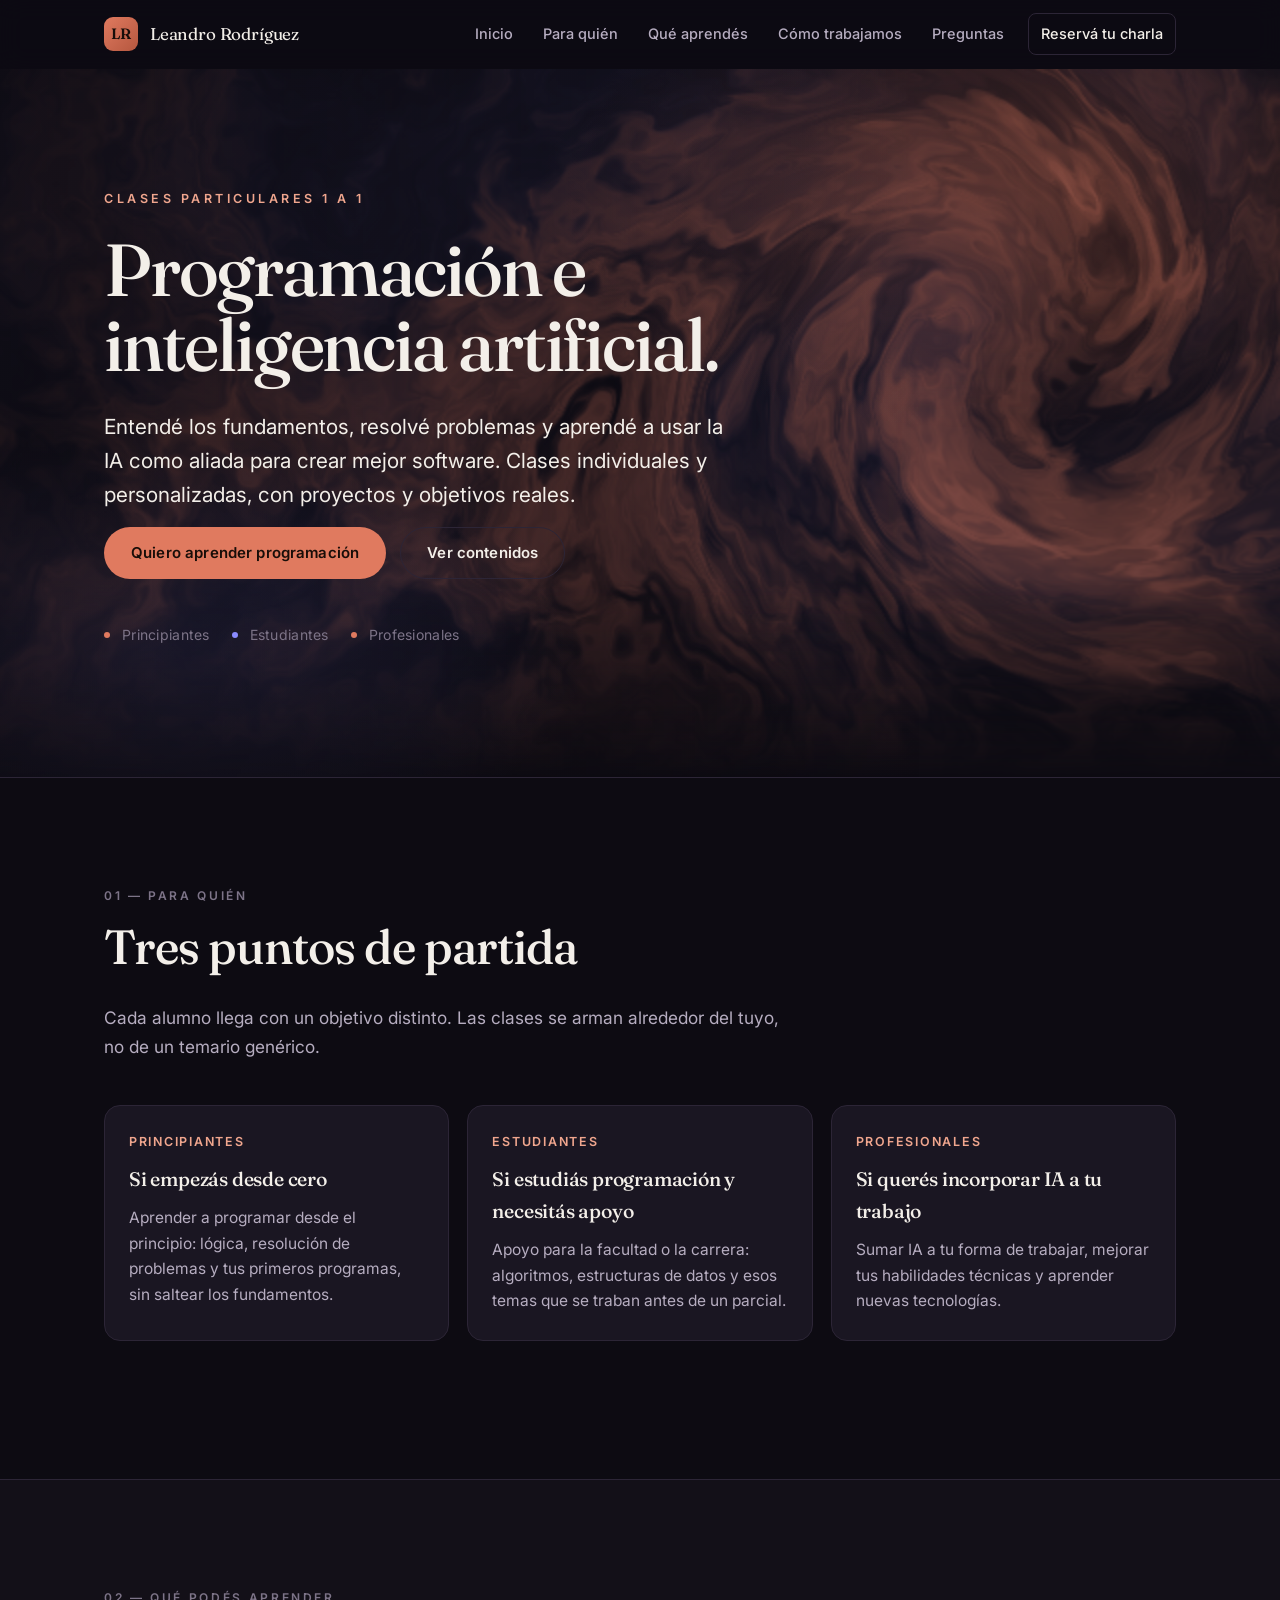
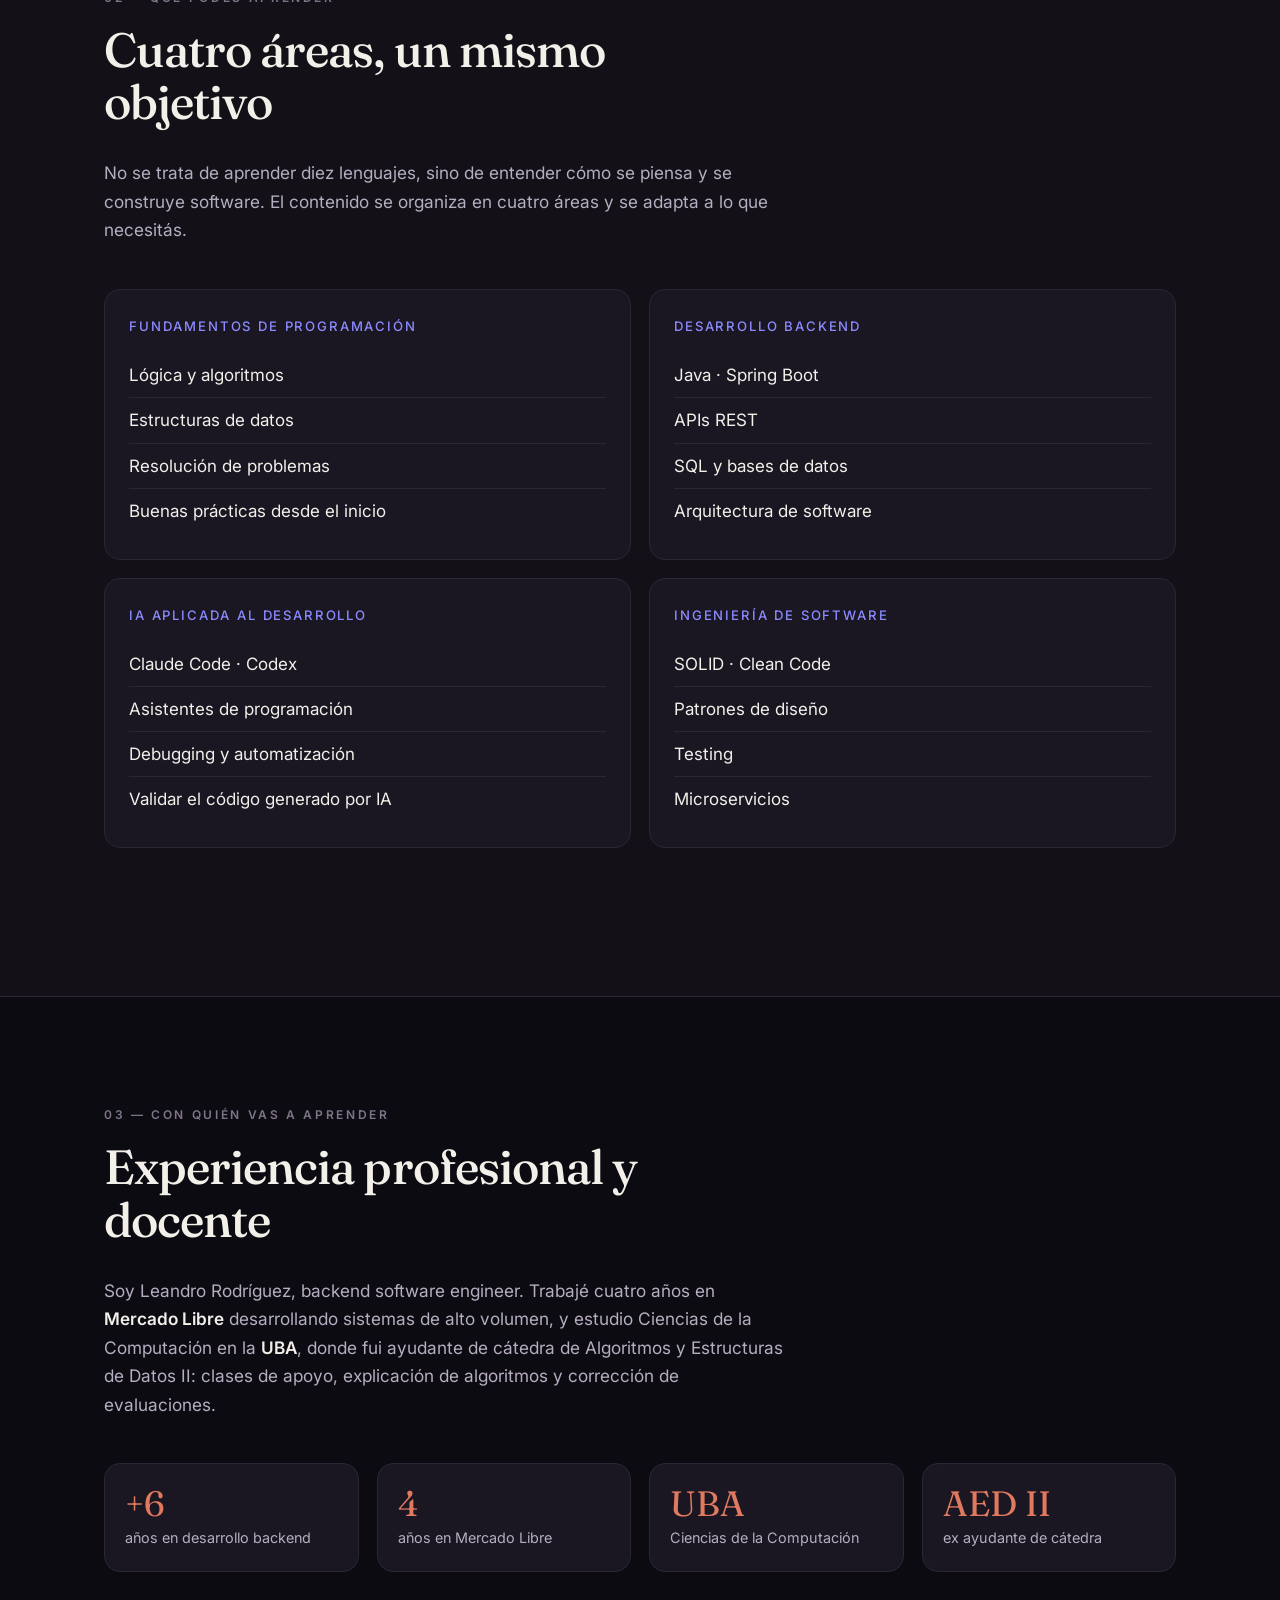
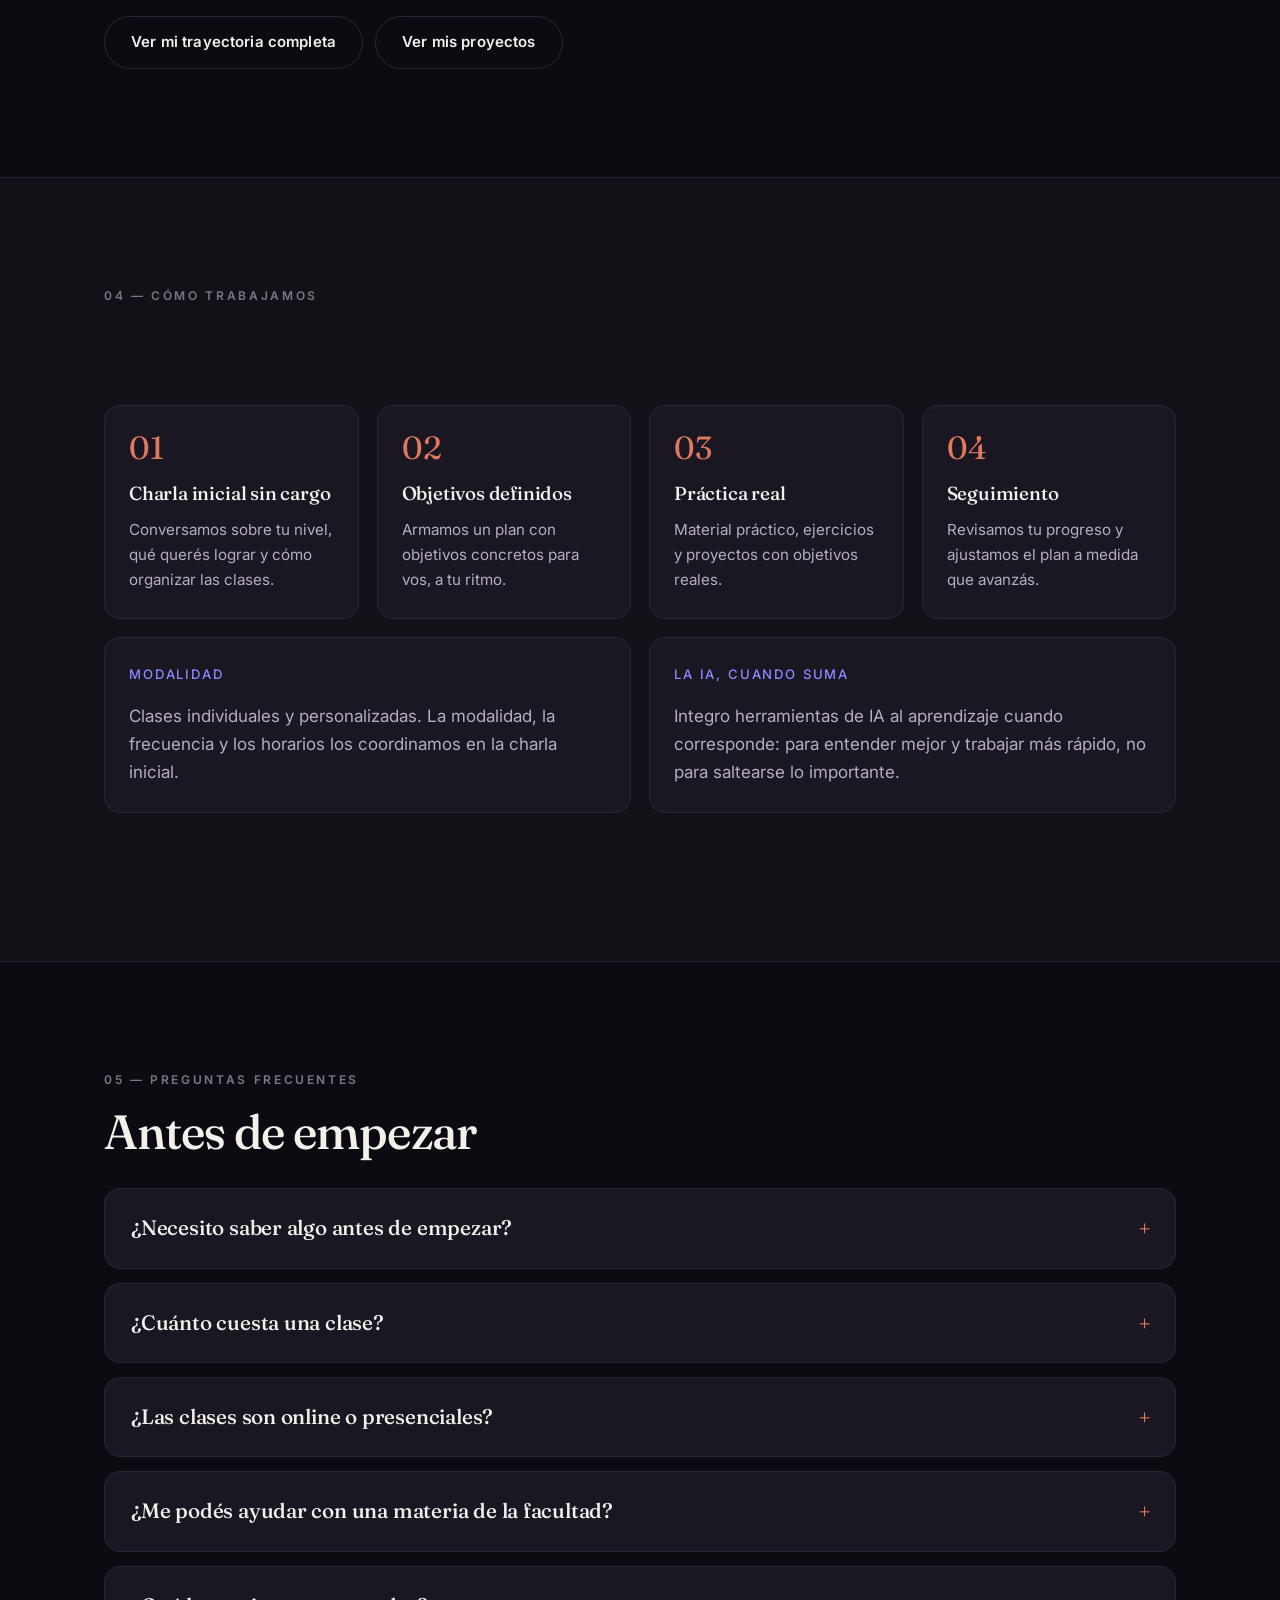
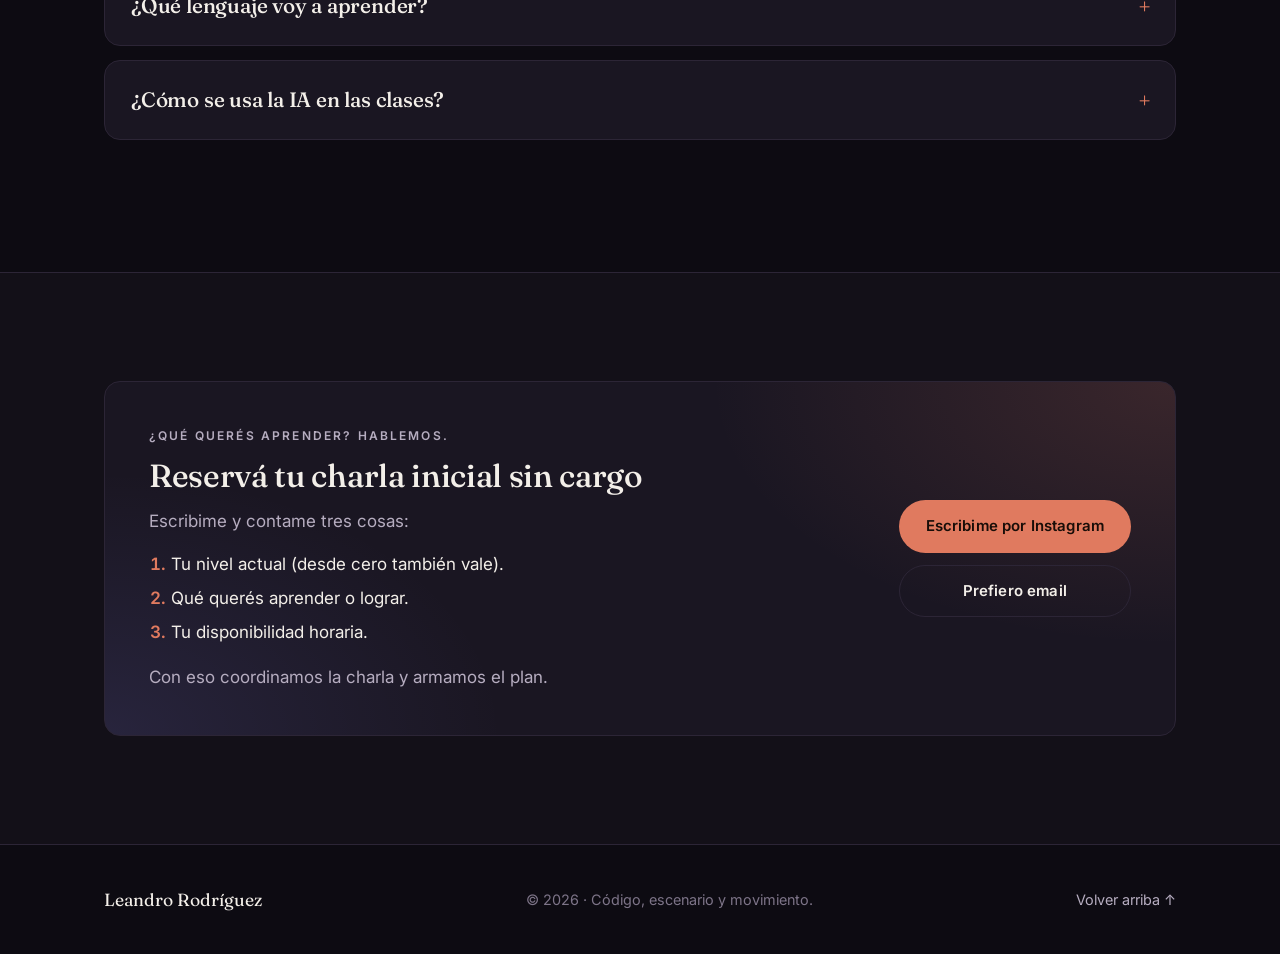
<file: clases/index.html>
<!DOCTYPE html>
<html lang="es-AR">
<head>
  <meta charset="UTF-8" />
  <meta name="viewport" content="width=device-width, initial-scale=1.0" />
  <script>document.documentElement.className += " js";</script>
  <meta name="theme-color" content="#0d0b12" />

  <title>Clases de programación e IA — Leandro Rodríguez</title>
  <meta name="description" content="Clases particulares 1 a 1 de programación e inteligencia artificial con Leandro Rodríguez, backend software engineer con más de 6 años de experiencia, 4 en Mercado Libre. Para principiantes, estudiantes y profesionales." />
  <meta name="author" content="Leandro Rodríguez" />
  <link rel="canonical" href="https://leandrorodriguez.com.ar/clases/" />

  <!-- Open Graph -->
  <meta property="og:type" content="website" />
  <meta property="og:locale" content="es_AR" />
  <meta property="og:site_name" content="Leandro Rodríguez" />
  <meta property="og:title" content="Clases de programación e IA — Leandro Rodríguez" />
  <meta property="og:description" content="Clases particulares 1 a 1: fundamentos, backend con Java y Spring Boot, ingeniería de software e IA aplicada al desarrollo." />
  <meta property="og:url" content="https://leandrorodriguez.com.ar/clases/" />
  <meta property="og:image" content="https://leandrorodriguez.com.ar/assets/img/leandro-portrait.jpg" />
  <meta property="og:image:alt" content="Retrato de Leandro Rodríguez en Puerto Madero, Buenos Aires." />

  <!-- Twitter -->
  <meta name="twitter:card" content="summary_large_image" />
  <meta name="twitter:title" content="Clases de programación e IA — Leandro Rodríguez" />
  <meta name="twitter:description" content="Clases particulares 1 a 1 de programación e inteligencia artificial." />
  <meta name="twitter:image" content="https://leandrorodriguez.com.ar/assets/img/leandro-portrait.jpg" />

  <link rel="icon" href="data:image/svg+xml,%3Csvg xmlns='http://www.w3.org/2000/svg' viewBox='0 0 100 100'%3E%3Crect width='100' height='100' rx='22' fill='%230d0b12'/%3E%3Ctext x='50' y='68' font-family='Georgia,serif' font-size='54' fill='%23e07a5f' text-anchor='middle'%3ELR%3C/text%3E%3C/svg%3E" />

  <link rel="preconnect" href="https://fonts.googleapis.com" />
  <link rel="preconnect" href="https://fonts.gstatic.com" crossorigin />
  <link href="https://fonts.googleapis.com/css2?family=Fraunces:opsz,wght@9..144,400;9..144,500;9..144,600&family=Inter:wght@400;500;600&display=swap" rel="stylesheet" />

  <!-- Subir ?v= en cada cambio de estilos para que los navegadores no usen la versión en caché -->
  <link rel="stylesheet" href="../assets/css/styles.css?v=20261108" />

  <!-- Datos estructurados: Servicio -->
  <script type="application/ld+json">
  {
    "@context": "https://schema.org",
    "@type": "Service",
    "name": "Clases particulares de programación e inteligencia artificial",
    "serviceType": "Clases particulares",
    "url": "https://leandrorodriguez.com.ar/clases/",
    "description": "Clases individuales y personalizadas de programación, desarrollo backend, ingeniería de software e inteligencia artificial aplicada al desarrollo.",
    "provider": {
      "@type": "Person",
      "name": "Leandro Rodríguez",
      "url": "https://leandrorodriguez.com.ar/",
      "jobTitle": "Software Engineer"
    }
  }
  </script>
</head>

<body>
  <a class="skip-link" href="#contenido">Saltar al contenido</a>

  <!-- ================= HEADER ================= -->
  <header class="site-header" id="top">
    <div class="wrap header-inner">
      <a class="brand" href="../" aria-label="Leandro Rodríguez — volver al inicio">
        <span class="brand-mark">LR</span>
        <span class="brand-name">Leandro Rodríguez</span>
      </a>

      <nav class="nav" aria-label="Navegación de la página de clases">
        <button class="nav-toggle" aria-expanded="false" aria-controls="nav-menu" aria-label="Abrir menú">
          <span></span><span></span><span></span>
        </button>
        <ul class="nav-menu" id="nav-menu">
          <li><a href="../">Inicio</a></li>
          <li><a href="#para-quien">Para quién</a></li>
          <li><a href="#contenidos">Qué aprendés</a></li>
          <li><a href="#metodologia">Cómo trabajamos</a></li>
          <li><a href="#preguntas">Preguntas</a></li>
          <li><a class="nav-cta" href="#reservar">Reservá tu charla</a></li>
        </ul>
      </nav>
    </div>
  </header>

  <main id="contenido">

    <!-- ================= HERO ================= -->
    <section class="hero hero--compact" id="inicio">
      <canvas class="hero-canvas" data-shader="../assets/shaders/flujo.frag" aria-hidden="true"></canvas>
      <div class="hero-glow" aria-hidden="true"></div>
      <div class="wrap">
        <div class="hero-inner hero-inner--wide">
          <p class="eyebrow reveal">Clases particulares 1&nbsp;a&nbsp;1</p>
          <h1 class="hero-title hero-title--compact reveal">Programación e inteligencia artificial.</h1>
          <p class="hero-lead reveal">
            Entendé los fundamentos, resolvé problemas y aprendé a usar la IA como aliada para
            crear mejor software. Clases individuales y personalizadas, con proyectos y objetivos reales.
          </p>
          <div class="hero-actions reveal">
            <a class="btn btn-primary" href="#reservar">Quiero aprender programación</a>
            <a class="btn btn-ghost" href="#contenidos">Ver contenidos</a>
          </div>
          <ul class="hero-tags reveal" aria-label="Para quién">
            <li>Principiantes</li>
            <li>Estudiantes</li>
            <li>Profesionales</li>
          </ul>
        </div>
      </div>
    </section>

    <!-- ================= PARA QUIÉN ================= -->
    <section class="section" id="para-quien">
      <div class="wrap">
        <p class="section-kicker reveal">01 — Para quién</p>
        <h2 class="section-title reveal">Tres puntos de partida</h2>
        <p class="section-intro reveal">
          Cada alumno llega con un objetivo distinto. Las clases se arman alrededor del tuyo,
          no de un temario genérico.
        </p>

        <div class="card-grid reveal">
          <article class="card">
            <p class="card-kicker">Principiantes</p>
            <h3>Si empezás desde cero</h3>
            <p>Aprender a programar desde el principio: lógica, resolución de problemas y tus primeros programas, sin saltear los fundamentos.</p>
          </article>
          <article class="card">
            <p class="card-kicker">Estudiantes</p>
            <h3>Si estudiás programación y necesitás apoyo</h3>
            <p>Apoyo para la facultad o la carrera: algoritmos, estructuras de datos y esos temas que se traban antes de un parcial.</p>
          </article>
          <article class="card">
            <p class="card-kicker">Profesionales</p>
            <h3>Si querés incorporar IA a tu trabajo</h3>
            <p>Sumar IA a tu forma de trabajar, mejorar tus habilidades técnicas y aprender nuevas tecnologías.</p>
          </article>
        </div>
      </div>
    </section>

    <!-- ================= CONTENIDOS ================= -->
    <section class="section section-alt" id="contenidos">
      <div class="wrap">
        <p class="section-kicker reveal">02 — Qué podés aprender</p>
        <h2 class="section-title reveal">Cuatro áreas, un mismo objetivo</h2>
        <p class="section-intro reveal">
          No se trata de aprender diez lenguajes, sino de entender cómo se piensa y se construye
          software. El contenido se organiza en cuatro áreas y se adapta a lo que necesitás.
        </p>

        <div class="feature-grid feature-grid--two reveal">
          <div class="feature">
            <h3>Fundamentos de programación</h3>
            <ul>
              <li>Lógica y algoritmos</li>
              <li>Estructuras de datos</li>
              <li>Resolución de problemas</li>
              <li>Buenas prácticas desde el inicio</li>
            </ul>
          </div>
          <div class="feature">
            <h3>Desarrollo backend</h3>
            <ul>
              <li>Java · Spring Boot</li>
              <li>APIs REST</li>
              <li>SQL y bases de datos</li>
              <li>Arquitectura de software</li>
            </ul>
          </div>
          <div class="feature">
            <h3>IA aplicada al desarrollo</h3>
            <ul>
              <li>Claude Code · Codex</li>
              <li>Asistentes de programación</li>
              <li>Debugging y automatización</li>
              <li>Validar el código generado por IA</li>
            </ul>
          </div>
          <div class="feature">
            <h3>Ingeniería de software</h3>
            <ul>
              <li>SOLID · Clean Code</li>
              <li>Patrones de diseño</li>
              <li>Testing</li>
              <li>Microservicios</li>
            </ul>
          </div>
        </div>
      </div>
    </section>

    <!-- ================= EXPERIENCIA ================= -->
    <section class="section" id="experiencia">
      <div class="wrap">
        <p class="section-kicker reveal">03 — Con quién vas a aprender</p>
        <h2 class="section-title reveal">Experiencia profesional y docente</h2>
        <p class="section-intro reveal">
          Soy Leandro Rodríguez, backend software engineer. Trabajé cuatro años en
          <strong>Mercado Libre</strong> desarrollando sistemas de alto volumen, y estudio Ciencias de la
          Computación en la <strong>UBA</strong>, donde fui ayudante de cátedra de Algoritmos y Estructuras
          de Datos II: clases de apoyo, explicación de algoritmos y corrección de evaluaciones.
        </p>

        <ul class="stats reveal" aria-label="Experiencia">
          <li><span class="stat-num">+6</span><span class="stat-label">años en desarrollo backend</span></li>
          <li><span class="stat-num">4</span><span class="stat-label">años en Mercado Libre</span></li>
          <li><span class="stat-num">UBA</span><span class="stat-label">Ciencias de la Computación</span></li>
          <li><span class="stat-num">AED II</span><span class="stat-label">ex ayudante de cátedra</span></li>
        </ul>

        <div class="cta-row reveal">
          <a class="btn btn-ghost" href="../#tecnologia">Ver mi trayectoria completa</a>
          <a class="btn btn-ghost" href="../#proyectos">Ver mis proyectos</a>
        </div>
      </div>
    </section>

    <!-- ================= METODOLOGÍA ================= -->
    <section class="section section-alt" id="metodologia">
      <div class="wrap">
        <p class="section-kicker reveal">04 — Cómo trabajamos</p>
        <h2 class="section-title reveal">Se aprende programando</h2>

        <ol class="steps reveal">
          <li>
            <span class="step-num">01</span>
            <h3>Charla inicial sin cargo</h3>
            <p>Conversamos sobre tu nivel, qué querés lograr y cómo organizar las clases.</p>
          </li>
          <li>
            <span class="step-num">02</span>
            <h3>Objetivos definidos</h3>
            <p>Armamos un plan con objetivos concretos para vos, a tu ritmo.</p>
          </li>
          <li>
            <span class="step-num">03</span>
            <h3>Práctica real</h3>
            <p>Material práctico, ejercicios y proyectos con objetivos reales.</p>
          </li>
          <li>
            <span class="step-num">04</span>
            <h3>Seguimiento</h3>
            <p>Revisamos tu progreso y ajustamos el plan a medida que avanzás.</p>
          </li>
        </ol>

        <div class="feature-grid feature-grid--two reveal">
          <div class="feature">
            <h3>Modalidad</h3>
            <p class="feature-text">
              Clases individuales y personalizadas. La modalidad, la frecuencia y los horarios
              los coordinamos en la charla inicial.
            </p>
          </div>
          <div class="feature">
            <h3>La IA, cuando suma</h3>
            <p class="feature-text">
              Integro herramientas de IA al aprendizaje cuando corresponde: para entender mejor y
              trabajar más rápido, no para saltearse lo importante.
            </p>
          </div>
        </div>
      </div>
    </section>

    <!-- ================= PREGUNTAS FRECUENTES ================= -->
    <section class="section" id="preguntas">
      <div class="wrap">
        <p class="section-kicker reveal">05 — Preguntas frecuentes</p>
        <h2 class="section-title reveal">Antes de empezar</h2>

        <!-- Mismo acordeón que la Bitácora -->
        <div class="journal reveal">
          <details class="journal-entry">
            <summary><h3 class="journal-title">¿Necesito saber algo antes de empezar?</h3></summary>
            <div class="journal-body">
              <p>No. Si arrancás de cero, empezamos por los fundamentos y vamos al ritmo que necesites.</p>
            </div>
          </details>
          <details class="journal-entry">
            <summary><h3 class="journal-title">¿Cuánto cuesta una clase?</h3></summary>
            <div class="journal-body">
              <p>Depende de la duración y del tipo de clase. Contame qué necesitás y te paso una propuesta concreta. La charla inicial no tiene cargo.</p>
            </div>
          </details>
          <details class="journal-entry">
            <summary><h3 class="journal-title">¿Las clases son online o presenciales?</h3></summary>
            <div class="journal-body">
              <p>Lo definimos juntos en la charla inicial, junto con la frecuencia y los horarios.</p>
            </div>
          </details>
          <details class="journal-entry">
            <summary><h3 class="journal-title">¿Me podés ayudar con una materia de la facultad?</h3></summary>
            <div class="journal-body">
              <p>Sí: algoritmos, estructuras de datos, lógica y los temas donde te trabes. La idea es que entiendas y practiques; no resuelvo trabajos prácticos ni exámenes por vos.</p>
            </div>
          </details>
          <details class="journal-entry">
            <summary><h3 class="journal-title">¿Qué lenguaje voy a aprender?</h3></summary>
            <div class="journal-body">
              <p>Depende de tu objetivo. Mi especialidad es Java y el backend con Spring Boot, pero si empezás de cero lo importante son los fundamentos, que te sirven para cualquier lenguaje.</p>
            </div>
          </details>
          <details class="journal-entry">
            <summary><h3 class="journal-title">¿Cómo se usa la IA en las clases?</h3></summary>
            <div class="journal-body">
              <p>Cuando suma: para explicar, depurar y automatizar, con herramientas como Claude Code o Codex. Y sobre todo para aprender a validar lo que la IA genera, porque el criterio sigue siendo tuyo.</p>
            </div>
          </details>
        </div>
      </div>
    </section>

    <!-- ================= RESERVAR ================= -->
    <section class="section section-alt" id="reservar">
      <div class="wrap">
        <div class="teach-callout teach-callout--final reveal">
          <div>
            <p class="teach-kicker">¿Qué querés aprender? Hablemos.</p>
            <h2 class="teach-title">Reservá tu charla inicial sin cargo</h2>
            <p>Escribime y contame tres cosas:</p>
            <ol class="teach-list">
              <li>Tu nivel actual (desde cero también vale).</li>
              <li>Qué querés aprender o lograr.</li>
              <li>Tu disponibilidad horaria.</li>
            </ol>
            <p>Con eso coordinamos la charla y armamos el plan.</p>
          </div>
          <div class="teach-actions">
            <a class="btn btn-primary" href="https://ig.me/m/lean.bachata" target="_blank" rel="noopener">Escribime por Instagram</a>
            <a class="btn btn-ghost" href="mailto:leandrorodriguez@dc.uba.ar?subject=Clases%20de%20programaci%C3%B3n&amp;body=Hola%20Leandro%2C%0A%0AMi%20nivel%3A%20%0AQu%C3%A9%20quiero%20aprender%3A%20%0AMi%20disponibilidad%3A%20%0A">Prefiero email</a>
          </div>
        </div>
      </div>
    </section>
  </main>

  <!-- ================= FOOTER ================= -->
  <footer class="site-footer">
    <div class="wrap footer-inner">
      <a class="footer-brand" href="../">Leandro Rodríguez</a>
      <span class="footer-copy">© <span id="year">2026</span> · Código, escenario y movimiento.</span>
      <a class="footer-top" href="#top">Volver arriba ↑</a>
    </div>
  </footer>

  <script src="../assets/js/main.js" defer></script>
  <script src="../assets/js/shaders.js" defer></script>
</body>
</html>
</file>
<file: assets/css/styles.css>
/* ============================================================
   Leandro Rodríguez — leandrorodriguez.com.ar
   Estética: elegante, editorial, humana. Contraste entre lo
   tecnológico (frío) y lo artístico/bachata (cálido).
   ============================================================ */

:root {
  /* Paleta */
  --bg:        #0d0b12;   /* fondo profundo */
  --bg-alt:    #131018;   /* secciones alternas */
  --surface:   #1a1622;   /* tarjetas */
  --surface-2: #221c2c;
  --line:      #2c2536;   /* bordes sutiles */

  --text:      #f3efe9;   /* texto principal (cálido off-white) */
  --muted:     #b6adc0;   /* secundario */
  --faint:     #7d7488;   /* terciario */

  --warm:      #e07a5f;   /* acento cálido — arte / bachata */
  --warm-soft: #f0a68e;
  --cool:      #8b8bff;   /* acento frío — tecnología */

  --maxw: 1120px;
  --radius: 16px;
  --ease: cubic-bezier(0.22, 1, 0.36, 1);

  --font-display: "Fraunces", Georgia, "Times New Roman", serif;
  --font-body: "Inter", system-ui, -apple-system, "Segoe UI", Roboto, sans-serif;
}

/* ---------- Reset ligero ---------- */
*, *::before, *::after { box-sizing: border-box; }
html { scroll-behavior: smooth; -webkit-text-size-adjust: 100%; }
@media (prefers-reduced-motion: reduce) {
  html { scroll-behavior: auto; }
  * { animation: none !important; transition: none !important; }
}
body {
  margin: 0;
  background: var(--bg);
  color: var(--text);
  font-family: var(--font-body);
  font-size: 17px;
  line-height: 1.65;
  -webkit-font-smoothing: antialiased;
  text-rendering: optimizeLegibility;
  overflow-x: hidden;
}
img { max-width: 100%; display: block; }
a { color: inherit; text-decoration: none; }
ul { margin: 0; padding: 0; list-style: none; }
h1, h2, h3 { margin: 0; font-weight: 500; letter-spacing: -0.01em; }

.wrap { width: 100%; max-width: var(--maxw); margin: 0 auto; padding: 0 24px; }

/* ---------- Accesibilidad ---------- */
.skip-link {
  position: absolute; left: 12px; top: -60px;
  background: var(--warm); color: #1a0f0a;
  padding: 10px 16px; border-radius: 8px; font-weight: 600;
  z-index: 200; transition: top .2s var(--ease);
}
.skip-link:focus { top: 12px; }
:focus-visible { outline: 2px solid var(--warm); outline-offset: 3px; border-radius: 4px; }

/* ============================================================
   HEADER
   ============================================================ */
.site-header {
  position: sticky; top: 0; z-index: 100;
  background: rgba(13, 11, 18, 0.72);
  backdrop-filter: saturate(140%) blur(12px);
  -webkit-backdrop-filter: saturate(140%) blur(12px);
  border-bottom: 1px solid transparent;
  transition: border-color .3s var(--ease), background .3s var(--ease);
}
.site-header.is-scrolled { border-bottom-color: var(--line); }
.header-inner {
  display: flex; align-items: center; justify-content: space-between;
  height: 68px;
}
.brand { display: inline-flex; align-items: center; gap: 12px; }
.brand-mark {
  display: grid; place-items: center;
  width: 34px; height: 34px; border-radius: 9px;
  background: linear-gradient(135deg, var(--warm), #b5573f);
  color: #170d09; font-family: var(--font-display); font-weight: 600;
  font-size: 15px; letter-spacing: 0.02em;
}
.brand-name { font-family: var(--font-display); font-size: 17px; letter-spacing: -0.01em; }

.nav { display: flex; align-items: center; }
.nav-menu { display: flex; align-items: center; gap: 6px; }
.nav-menu a {
  display: inline-block; padding: 8px 12px; border-radius: 8px;
  color: var(--muted); font-size: 14.5px; font-weight: 500;
  transition: color .2s var(--ease), background .2s var(--ease);
}
.nav-menu a:hover { color: var(--text); background: var(--surface); }
.nav-cta {
  color: var(--text) !important;
  border: 1px solid var(--line);
  margin-left: 6px;
}
.nav-cta:hover { border-color: var(--warm); background: transparent !important; }

.nav-toggle {
  display: none; flex-direction: column; gap: 5px;
  width: 42px; height: 42px; padding: 10px;
  background: none; border: 1px solid var(--line); border-radius: 10px;
  cursor: pointer;
}
.nav-toggle span { display: block; height: 2px; background: var(--text); border-radius: 2px; transition: transform .3s var(--ease), opacity .2s var(--ease); }
.nav-toggle[aria-expanded="true"] span:nth-child(1) { transform: translateY(7px) rotate(45deg); }
.nav-toggle[aria-expanded="true"] span:nth-child(2) { opacity: 0; }
.nav-toggle[aria-expanded="true"] span:nth-child(3) { transform: translateY(-7px) rotate(-45deg); }

/* ============================================================
   HERO
   ============================================================ */
.hero {
  position: relative; overflow: hidden;
  min-height: calc(100vh - 68px);
  display: flex; align-items: center;
  padding: 80px 0 100px;
}
.hero-canvas {
  position: absolute; inset: 0; z-index: 0;
  width: 100%; height: 100%; display: block; pointer-events: none;
  opacity: 0; transition: opacity 1.6s var(--ease);
  -webkit-mask-image: linear-gradient(180deg, #000 72%, transparent);
  mask-image: linear-gradient(180deg, #000 72%, transparent);
}
.hero.has-shader .hero-canvas { opacity: 1; }
.hero-glow {
  position: absolute; inset: 0; z-index: 0; pointer-events: none;
  background:
    linear-gradient(90deg, rgba(13, 11, 18, 0.6) 0%, rgba(13, 11, 18, 0.25) 50%, transparent 72%),
    radial-gradient(60% 55% at 78% 18%, rgba(224, 122, 95, 0.22), transparent 60%),
    radial-gradient(55% 50% at 12% 82%, rgba(139, 139, 255, 0.16), transparent 62%);
}
.hero-grid {
  position: relative; z-index: 1;
  display: grid; grid-template-columns: 1.15fr 0.85fr;
  gap: 56px; align-items: center;
}
.hero-inner { max-width: 640px; }

.hero-portrait {
  margin: 0; position: relative;
  border-radius: 20px; overflow: hidden;
  border: 1px solid var(--line);
  box-shadow: 0 30px 70px -30px rgba(0, 0, 0, 0.75);
  justify-self: end; width: 100%; max-width: 420px;
}
.hero-portrait::after {
  content: ""; position: absolute; inset: 0; pointer-events: none;
  background: linear-gradient(180deg, transparent 55%, rgba(224, 122, 95, 0.18));
}
.hero-portrait img {
  width: 100%; height: 100%; object-fit: cover;
  aspect-ratio: 3 / 4; display: block;
}
.eyebrow {
  margin: 0 0 22px; text-transform: uppercase;
  letter-spacing: 0.28em; font-size: 12.5px; font-weight: 600;
  color: var(--warm-soft);
}
.hero-title {
  font-family: var(--font-display);
  font-size: clamp(2.9rem, 8vw, 5.6rem);
  line-height: 1.02; letter-spacing: -0.03em; font-weight: 500;
  margin-bottom: 28px;
}
.hero-lead {
  max-width: 620px; font-size: clamp(1.05rem, 2.4vw, 1.3rem);
  color: var(--text); margin: 0 0 14px;
}
.hero-note { max-width: 560px; color: var(--muted); margin: 0 0 36px; }
.hero-actions { display: flex; flex-wrap: wrap; gap: 14px; margin-bottom: 44px; }
.hero-tags {
  display: flex; flex-wrap: wrap; gap: 10px 22px;
  color: var(--faint); font-size: 14px; letter-spacing: 0.02em;
}
.hero-tags li { position: relative; padding-left: 18px; }
.hero-tags li::before {
  content: ""; position: absolute; left: 0; top: 50%;
  width: 6px; height: 6px; border-radius: 50%;
  background: var(--warm); transform: translateY(-50%);
}
.hero-tags li:nth-child(even)::before { background: var(--cool); }

.scroll-cue {
  position: absolute; left: 50%; bottom: 26px; transform: translateX(-50%);
  width: 26px; height: 42px; border: 2px solid var(--line); border-radius: 14px;
  display: grid; place-items: start center; padding-top: 8px; z-index: 1;
}
.scroll-cue span {
  width: 4px; height: 8px; border-radius: 3px; background: var(--warm);
  animation: cue 1.6s var(--ease) infinite;
}
@keyframes cue { 0% { opacity: 0; transform: translateY(0); } 40% { opacity: 1; } 100% { opacity: 0; transform: translateY(12px); } }

/* ---------- Botones ---------- */
.btn {
  display: inline-flex; align-items: center; justify-content: center;
  padding: 13px 26px; border-radius: 999px;
  font-size: 15px; font-weight: 600; letter-spacing: 0.01em;
  border: 1px solid transparent; cursor: pointer;
  transition: transform .2s var(--ease), background .2s var(--ease), border-color .2s var(--ease), color .2s var(--ease);
}
.btn-primary { background: var(--warm); color: #180d08; }
.btn-primary:hover { background: var(--warm-soft); transform: translateY(-2px); }
.btn-ghost { border-color: var(--line); color: var(--text); }
.btn-ghost:hover { border-color: var(--warm); transform: translateY(-2px); }
.btn.is-disabled { opacity: .45; pointer-events: none; }

/* ============================================================
   SECCIONES
   ============================================================ */
.section { padding: 108px 0; border-top: 1px solid var(--line); }
.section-alt { background: var(--bg-alt); }
.section-kicker {
  margin: 0 0 16px; text-transform: uppercase;
  letter-spacing: 0.22em; font-size: 12px; font-weight: 600; color: var(--faint);
}
.section-title {
  font-family: var(--font-display);
  font-size: clamp(1.9rem, 4.6vw, 3rem);
  line-height: 1.1; letter-spacing: -0.02em; margin-bottom: 30px;
  max-width: 20ch;
}
.section-intro {
  max-width: 62ch; color: var(--muted);
  font-size: 1.08rem; margin: 0 0 44px;
}
.section-intro strong, .prose strong { color: var(--text); font-weight: 600; }
.section-intro a, .prose a, .journal-body a {
  color: var(--warm-soft); text-decoration: underline;
  text-underline-offset: 3px; text-decoration-thickness: 1px;
  transition: color .2s var(--ease);
}
.section-intro a:hover, .prose a:hover, .journal-body a:hover { color: var(--warm); }

.prose { max-width: 64ch; }
.prose p { color: var(--muted); margin: 0 0 22px; }
.prose p:last-child { margin-bottom: 0; }
.prose blockquote {
  margin: 40px 0 0; padding: 4px 0 4px 26px;
  border-left: 2px solid var(--warm);
  font-family: var(--font-display); font-size: 1.4rem; font-style: italic;
  color: var(--text); line-height: 1.4;
}

.two-col {
  display: grid; grid-template-columns: 1.05fr 0.95fr; gap: 56px; align-items: center;
}

/* ---------- Tarjetas ---------- */
.card-grid {
  display: grid; grid-template-columns: repeat(3, 1fr); gap: 18px; margin-bottom: 30px;
}
.card {
  background: var(--surface); border: 1px solid var(--line);
  border-radius: var(--radius); padding: 26px 24px;
  transition: transform .25s var(--ease), border-color .25s var(--ease), background .25s var(--ease);
}
.card:hover { transform: translateY(-4px); border-color: var(--warm); background: var(--surface-2); }
.card h3 { font-family: var(--font-display); font-size: 1.22rem; margin-bottom: 10px; }
.card p { margin: 0; color: var(--muted); font-size: 0.97rem; }

.feature-grid { display: grid; grid-template-columns: repeat(3, 1fr); gap: 18px; margin-bottom: 40px; }
.feature {
  background: var(--surface); border: 1px solid var(--line);
  border-radius: var(--radius); padding: 26px 24px;
}
.feature h3 {
  font-size: 0.82rem; text-transform: uppercase; letter-spacing: 0.14em;
  color: var(--cool); margin-bottom: 16px;
}
.feature ul li {
  padding: 8px 0; border-bottom: 1px solid var(--line); color: var(--text);
}
.feature ul li:last-child { border-bottom: none; }

.cta-row { display: flex; flex-wrap: wrap; gap: 12px; }

/* ---------- Stats ---------- */
.stats {
  display: grid; grid-template-columns: repeat(4, 1fr); gap: 18px;
  margin: 0 0 44px; padding: 0;
}
.stats li {
  display: flex; flex-direction: column; gap: 4px;
  padding: 22px 20px; border-radius: var(--radius);
  background: var(--surface); border: 1px solid var(--line);
}
.stat-num {
  font-family: var(--font-display); font-size: 2.2rem; line-height: 1;
  color: var(--warm);
}
.stat-label { color: var(--muted); font-size: 0.9rem; }

/* ---------- Subtítulo de sección ---------- */
.sub-title {
  font-family: var(--font-display); font-size: 1.5rem;
  margin: 8px 0 24px;
}

/* ---------- Timeline ---------- */
.timeline { margin: 0 0 40px; padding: 0; }
.tl-item {
  display: grid; grid-template-columns: 130px 1fr; gap: 28px;
  padding: 22px 0; border-top: 1px solid var(--line);
}
.tl-item:last-child { border-bottom: 1px solid var(--line); }
.tl-period {
  color: var(--faint); font-size: 0.88rem; font-weight: 600;
  letter-spacing: 0.04em; padding-top: 3px;
}
.tl-body h4 { font-family: var(--font-display); font-size: 1.2rem; font-weight: 500; margin: 0 0 8px; }
.tl-role { color: var(--muted); font-family: var(--font-body); font-size: 0.95rem; font-weight: 400; }
.tl-body p { margin: 0; color: var(--muted); font-size: 0.98rem; }

/* ---------- Educación / idiomas ---------- */
.edu-grid { display: grid; grid-template-columns: repeat(2, 1fr); gap: 18px; margin-bottom: 36px; }

/* ---------- Video enmarcado ---------- */
.media-frame {
  margin: 0; position: relative;
  border-radius: var(--radius); overflow: hidden;
  border: 1px solid var(--line);
  box-shadow: 0 30px 70px -30px rgba(0, 0, 0, 0.75);
}
.media-frame::after {
  content: ""; position: absolute; inset: 0; pointer-events: none;
  background: linear-gradient(180deg, transparent 55%, rgba(224, 122, 95, 0.18));
}
.media-frame img,
.media-frame video {
  width: 100%; height: auto; display: block;
  aspect-ratio: 3 / 4; object-fit: cover;
}

/* ---------- Placeholder de medios ---------- */
.placeholder-media {
  aspect-ratio: 4 / 5; border-radius: var(--radius);
  border: 1px dashed var(--line);
  background:
    repeating-linear-gradient(45deg, rgba(255,255,255,0.014) 0 12px, transparent 12px 24px),
    var(--surface);
  display: grid; place-items: center; color: var(--faint);
  font-size: 0.92rem; letter-spacing: 0.03em;
}

/* ---------- Bitácora ---------- */
.journal { display: flex; flex-direction: column; gap: 14px; margin-bottom: 24px; }
.journal-entry {
  background: var(--surface); border: 1px solid var(--line);
  border-radius: var(--radius); scroll-margin-top: 88px;
  transition: border-color .25s var(--ease), background .25s var(--ease);
}
.journal-entry:hover { background: var(--surface-2); }
.journal-entry[open] { border-color: var(--warm); }
.journal-entry summary {
  list-style: none; cursor: pointer;
  padding: 22px 58px 22px 26px; position: relative;
}
.journal-entry summary::-webkit-details-marker { display: none; }
.journal-entry summary::after {
  content: "+"; position: absolute; right: 24px; top: 20px;
  font-family: var(--font-display); font-size: 1.5rem; color: var(--warm);
  transition: transform .25s var(--ease);
}
.journal-entry[open] summary::after { transform: rotate(45deg); }
.journal-meta {
  display: block; margin-bottom: 6px;
  font-size: 0.82rem; text-transform: uppercase; letter-spacing: 0.14em;
  color: var(--faint);
}
.journal-title {
  font-family: var(--font-display); font-size: 1.3rem; font-weight: 500;
  letter-spacing: -0.01em;
}
.journal-body { padding: 0 26px 26px; max-width: 68ch; }
.journal-body p { color: var(--muted); margin: 0 0 16px; }
.journal-body p:last-child { margin-bottom: 0; }
.journal-body em { color: var(--text); }
.journal-media { margin: 22px 0 0; }
.journal-media video {
  width: 100%; height: auto; display: block;
  border-radius: 12px; border: 1px solid var(--line);
  background: #000;
}
.journal-media figcaption {
  margin-top: 10px; color: var(--faint); font-size: 0.88rem;
}
.journal-media--vertical { max-width: 360px; margin-left: auto; margin-right: auto; }
.journal-media--vertical figcaption { text-align: center; }

/* ---------- Laboratorio de shaders ---------- */
.lab { margin-bottom: 72px; }
.lab-tabs { display: flex; flex-wrap: wrap; gap: 10px; margin-bottom: 18px; }
.lab-tab {
  display: inline-flex; align-items: center; gap: 10px;
  padding: 10px 18px; border-radius: 999px;
  background: transparent; border: 1px solid var(--line);
  color: var(--muted); font: 500 15px/1.2 var(--font-body);
  cursor: pointer;
  transition: color .2s var(--ease), border-color .2s var(--ease), background .2s var(--ease);
}
.lab-tab:hover { color: var(--text); border-color: var(--faint); }
.lab-tab[aria-selected="true"] { color: var(--text); border-color: var(--warm); background: var(--surface); }
.lab-tab-num { font-size: 12px; letter-spacing: 0.12em; color: var(--faint); }
.lab-tab[aria-selected="true"] .lab-tab-num { color: var(--warm-soft); }

.lab-stage {
  position: relative; aspect-ratio: 16 / 9;
  border-radius: var(--radius); overflow: hidden;
  border: 1px solid var(--line); background: var(--bg);
  box-shadow: 0 30px 70px -30px rgba(0, 0, 0, 0.75);
}
.lab-canvas {
  position: absolute; inset: 0; width: 100%; height: 100%; display: block;
  touch-action: pan-y; cursor: crosshair;
}
.lab-fallback, .lab-error {
  position: absolute; inset: 0; margin: 0; padding: 32px;
  display: none; place-items: center; text-align: center;
  color: var(--muted); background: var(--surface);
}
.no-webgl .lab-fallback, html:not(.js) .lab-fallback { display: grid; }
.lab-error:not([hidden]) { display: grid; }
.lab-hud {
  position: absolute; left: 14px; top: 12px;
  padding: 4px 10px; border-radius: 999px;
  background: rgba(13, 11, 18, 0.62); border: 1px solid rgba(255, 255, 255, 0.06);
  color: var(--faint); font: 500 12px/1.4 ui-monospace, "SFMono-Regular", Menlo, Consolas, monospace;
  letter-spacing: 0.02em; pointer-events: none;
}
.lab-play {
  position: absolute; right: 14px; bottom: 14px;
  padding: 8px 16px; border-radius: 999px;
  background: rgba(13, 11, 18, 0.7); border: 1px solid var(--line);
  color: var(--text); font: 600 13px/1.2 var(--font-body);
  cursor: pointer; backdrop-filter: blur(6px); -webkit-backdrop-filter: blur(6px);
  transition: border-color .2s var(--ease);
}
.lab-play:hover { border-color: var(--warm); }
.no-webgl .lab-hud, .no-webgl .lab-play, html:not(.js) .lab-hud, html:not(.js) .lab-play { display: none; }

.lab-panel {
  display: grid; grid-template-columns: 1.6fr 1fr; gap: 20px 48px;
  align-items: start; padding: 30px 4px 8px;
}
.lab-panel[hidden] { display: none; }
.lab-info h3 { font-family: var(--font-display); font-size: 1.6rem; margin-bottom: 12px; }
.lab-info p { color: var(--muted); margin: 0 0 14px; max-width: 64ch; }
.lab-info em { color: var(--text); }
.lab-info .lab-hint { color: var(--warm-soft); font-size: 0.95rem; }
.lab-tech, .project-stack { display: flex; flex-wrap: wrap; gap: 8px; }
.lab-tech { padding-top: 6px; }
.lab-tech li, .project-stack li {
  padding: 5px 12px; border-radius: 999px;
  border: 1px solid var(--line); background: var(--surface);
  color: var(--cool); font-size: 0.84rem; letter-spacing: 0.02em;
}

.lab-code {
  margin-top: 18px; border: 1px solid var(--line); border-radius: var(--radius);
  background: var(--surface);
}
.lab-code summary {
  cursor: pointer; padding: 16px 22px; color: var(--text); font-weight: 500;
  list-style: none;
}
.lab-code summary::-webkit-details-marker { display: none; }
.lab-code summary::before {
  content: "+"; display: inline-block; width: 1.2em;
  font-family: var(--font-display); color: var(--warm);
  transition: transform .25s var(--ease);
}
.lab-code[open] summary::before { transform: rotate(45deg); }
.lab-code summary span { color: var(--faint); font-family: ui-monospace, "SFMono-Regular", Menlo, Consolas, monospace; font-size: 0.9em; }
.lab-code pre {
  margin: 0; max-height: 460px; overflow: auto;
  padding: 18px 22px; border-top: 1px solid var(--line);
  background: #0f0c15; color: var(--muted);
  font: 13px/1.6 ui-monospace, "SFMono-Regular", Menlo, Consolas, monospace;
  tab-size: 2;
}
.lab-code-link {
  display: inline-block; margin: 14px 22px 18px;
  color: var(--warm-soft); font-size: 0.92rem;
  text-decoration: underline; text-underline-offset: 3px; text-decoration-thickness: 1px;
}
.lab-code-link:hover { color: var(--warm); }
.gl-comment { color: var(--faint); font-style: italic; }
.gl-pre { color: var(--faint); }
.gl-num { color: var(--warm-soft); }
.gl-type { color: var(--cool); }
.gl-key { color: var(--warm); }
.gl-fn { color: var(--text); }

/* ---------- Proyectos ---------- */
.project-card { display: flex; flex-direction: column; }
.project-card .project-meta {
  margin: 0 0 10px; font-size: 0.78rem;
  text-transform: uppercase; letter-spacing: 0.14em; color: var(--faint);
}
.project-card > p:not(.project-meta) { flex: 1; }
.project-stack { margin: 18px 0; }
.project-stack li { font-size: 0.8rem; padding: 4px 10px; }
.project-links { display: flex; flex-wrap: wrap; gap: 8px 18px; }
.project-links a {
  color: var(--warm-soft); font-size: 0.92rem; font-weight: 500;
  text-decoration: underline; text-underline-offset: 3px; text-decoration-thickness: 1px;
}
.project-links a:hover { color: var(--warm); }

/* ---------- Clases particulares ---------- */
.teach-callout {
  display: grid; grid-template-columns: 1fr auto; gap: 24px 48px; align-items: center;
  margin: 0 0 36px; padding: 34px 36px;
  border: 1px solid var(--line); border-radius: var(--radius);
  background:
    radial-gradient(70% 120% at 100% 0%, rgba(224, 122, 95, 0.16), transparent 62%),
    radial-gradient(60% 120% at 0% 100%, rgba(139, 139, 255, 0.12), transparent 62%),
    var(--surface);
}
.soft-note + .teach-callout { margin-top: 56px; }
.teach-callout--final { margin: 0; padding: 44px 44px; }
.teach-kicker {
  margin: 0 0 12px; text-transform: uppercase;
  letter-spacing: 0.18em; font-size: 12px; font-weight: 600; color: var(--warm-soft);
}
.teach-title {
  font-family: var(--font-display); font-weight: 500;
  font-size: clamp(1.45rem, 3vw, 2rem); line-height: 1.15; letter-spacing: -0.01em;
  margin: 0 0 12px;
}
.teach-callout p { margin: 0 0 12px; color: var(--muted); max-width: 60ch; }
.teach-callout p:last-child { margin-bottom: 0; }
.teach-list { margin: 0 0 14px; padding-left: 1.3em; color: var(--text); }
.teach-list li { padding: 3px 0; }
.teach-list li::marker { color: var(--warm); font-weight: 600; }
.teach-actions { display: flex; flex-direction: column; gap: 12px; }

.hero--compact { min-height: 0; padding: 120px 0 130px; }
.hero--compact > .wrap { position: relative; z-index: 1; }
.hero-inner--wide { max-width: 760px; }
.hero-title--compact { font-size: clamp(2.6rem, 7vw, 4.6rem); }

.card .card-kicker {
  margin: 0 0 10px; text-transform: uppercase;
  letter-spacing: 0.14em; font-size: 0.78rem; font-weight: 600; color: var(--warm-soft);
}

.feature-grid--two { grid-template-columns: repeat(2, 1fr); }
.feature .feature-text { margin: 0; color: var(--muted); }

.steps {
  display: grid; grid-template-columns: repeat(4, 1fr); gap: 18px;
  margin: 0 0 18px; padding: 0; list-style: none;
}
.steps li {
  background: var(--surface); border: 1px solid var(--line);
  border-radius: var(--radius); padding: 26px 24px;
}
.step-num {
  display: block; margin-bottom: 14px;
  font-family: var(--font-display); font-size: 2rem; line-height: 1; color: var(--warm);
}
.steps h3 { font-family: var(--font-display); font-size: 1.18rem; margin-bottom: 8px; }
.steps p { margin: 0; color: var(--muted); font-size: 0.95rem; }

/* ---------- Estados vacíos ---------- */
.empty-state {
  border: 1px dashed var(--line); border-radius: var(--radius);
  background: var(--surface); padding: 54px 32px; text-align: center;
}
.empty-state p { margin: 0 0 8px; font-family: var(--font-display); font-size: 1.4rem; color: var(--text); }
.empty-state span { color: var(--faint); }

.soft-note { color: var(--faint); font-size: 0.95rem; margin: 8px 0 0; }

/* ============================================================
   CONTACTO
   ============================================================ */
.contact { max-width: 900px; }
.contact-grid { display: grid; grid-template-columns: repeat(2, 1fr); gap: 16px; margin-bottom: 30px; }
.contact-card {
  display: flex; flex-direction: column; gap: 6px;
  background: var(--surface); border: 1px solid var(--line);
  border-radius: var(--radius); padding: 24px 26px;
  transition: transform .2s var(--ease), border-color .2s var(--ease);
}
a.contact-card:hover { transform: translateY(-3px); border-color: var(--warm); }
.contact-label { font-size: 0.78rem; text-transform: uppercase; letter-spacing: 0.16em; color: var(--faint); }
.contact-value { font-family: var(--font-display); font-size: 1.25rem; color: var(--text); }
.contact-hint { font-size: 0.88rem; color: var(--muted); }
.contact-card.is-pending { opacity: .55; }

/* ============================================================
   FOOTER
   ============================================================ */
.site-footer { border-top: 1px solid var(--line); padding: 40px 0; }
.footer-inner {
  display: flex; flex-wrap: wrap; align-items: center; justify-content: space-between; gap: 12px;
}
.footer-brand { font-family: var(--font-display); font-size: 1.1rem; }
.footer-copy { color: var(--faint); font-size: 0.9rem; }
.footer-top { color: var(--muted); font-size: 0.9rem; }
.footer-top:hover { color: var(--warm); }

/* ============================================================
   REVELADO AL SCROLL
   ============================================================ */
.js .reveal { opacity: 0; transform: translateY(22px); transition: opacity .7s var(--ease), transform .7s var(--ease); }
.js .reveal.is-visible { opacity: 1; transform: none; }
@media (prefers-reduced-motion: reduce) { .js .reveal { opacity: 1; transform: none; } }

/* ============================================================
   RESPONSIVE
   ============================================================ */
@media (max-width: 860px) {
  .nav-toggle { display: flex; }
  .nav-menu {
    position: fixed; inset: 68px 0 auto 0;
    flex-direction: column; align-items: stretch; gap: 4px;
    background: rgba(13, 11, 18, 0.98);
    backdrop-filter: blur(14px); -webkit-backdrop-filter: blur(14px);
    border-bottom: 1px solid var(--line);
    padding: 16px 20px 24px;
    transform: translateY(-140%); transition: transform .35s var(--ease);
    max-height: calc(100vh - 68px); overflow-y: auto;
  }
  .nav-menu.is-open { transform: translateY(0); }
  .nav-menu a { padding: 14px 12px; font-size: 16px; }
  .nav-cta { margin-left: 0; text-align: center; }

  .hero { min-height: 0; padding: 48px 0 72px; }
  .hero-grid { grid-template-columns: 1fr; gap: 36px; }
  .hero-portrait { order: -1; justify-self: start; max-width: 300px; }
  .scroll-cue { display: none; }

  .two-col { grid-template-columns: 1fr; gap: 34px; }
  .card-grid, .feature-grid { grid-template-columns: 1fr; }
  .contact-grid { grid-template-columns: 1fr; }
  .stats { grid-template-columns: repeat(2, 1fr); }
  .edu-grid { grid-template-columns: 1fr; }
  .tl-item { grid-template-columns: 1fr; gap: 6px; }
  .section { padding: 78px 0; }

  .lab-panel { grid-template-columns: 1fr; padding-top: 24px; }
  .lab-code pre { font-size: 12px; max-height: 380px; }

  .teach-callout, .teach-callout--final { grid-template-columns: 1fr; padding: 28px 24px; }
  .teach-actions { flex-direction: row; flex-wrap: wrap; }
  .hero--compact { padding: 64px 0 80px; }
  .feature-grid--two { grid-template-columns: 1fr; }
  .steps { grid-template-columns: 1fr; }
}
@media (min-width: 561px) and (max-width: 860px) {
  .steps { grid-template-columns: repeat(2, 1fr); }
}
@media (max-width: 560px) {
  .lab-stage { aspect-ratio: 1 / 1; }
  .lab-tab { padding: 9px 14px; font-size: 14px; }
}
@media (min-width: 561px) and (max-width: 860px) {
  .card-grid, .feature-grid { grid-template-columns: repeat(2, 1fr); }
}
</file>
